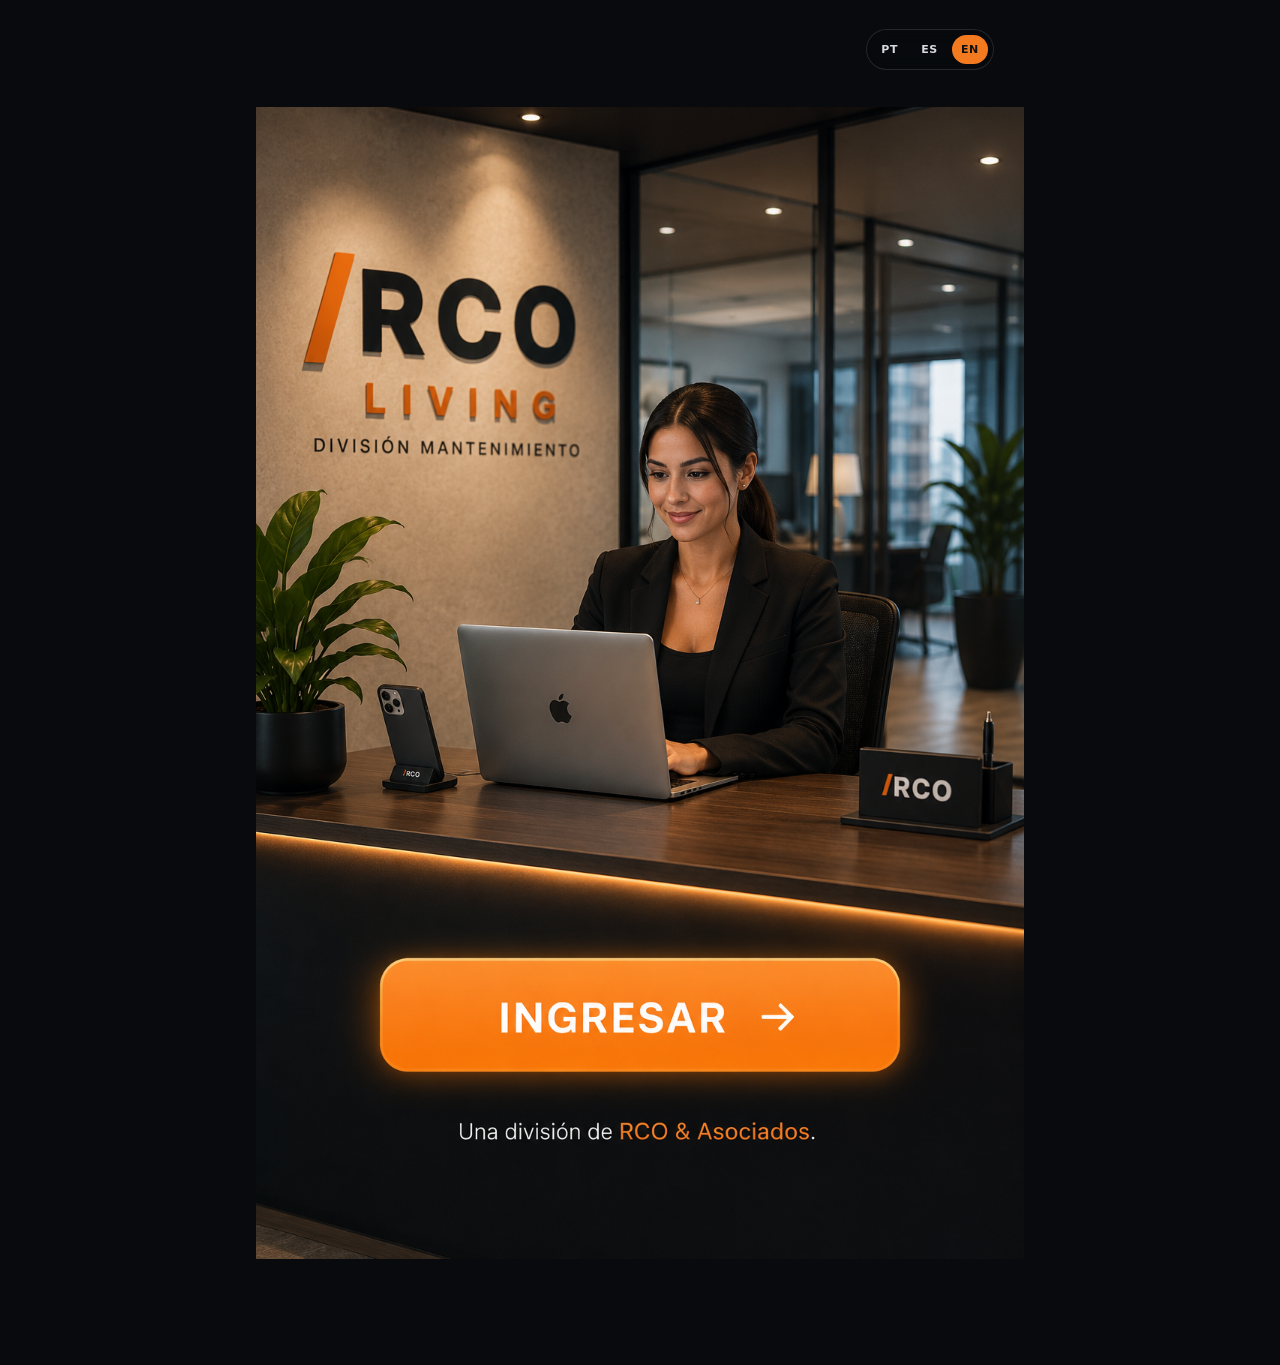
<file: index.html>
<!DOCTYPE html>
<html lang="es">
<head>
<meta name="description" content="RCO Living, división operativa de RCO & Asociados para mantenimiento, administración y cuidado integral de propiedades.">
  <meta charset="UTF-8">
  <meta name="viewport" content="width=device-width, initial-scale=1">
  <meta name="theme-color" content="#080a0d">
  <title>RCO Living</title>
  <link rel="stylesheet" href="sistema.css">
<link rel="icon" href="logo-rco-living.png">
<link rel="manifest" href="site.webmanifest">
</head>
<body class="landing-body">
  <main class="cover">
    <section class="poster" aria-label="RCO Living">
      <div class="lang-floating" aria-label="Selector de idioma">
        <button data-lang="pt">PT</button>
        <button data-lang="es">ES</button>
        <button data-lang="en">EN</button>
      </div>
      <a class="enter-hit" href="divisiones.html" data-i18n-aria="enterAria">
        <span data-i18n="enter">INGRESAR</span>
      </a>
    </section>
  </main>
  <script src="i18n.js"></script>
  <script>
    RCO_I18N.init();
    const link = document.querySelector('.enter-hit');
    const params = new URLSearchParams(location.search);
    if (params.get('propiedad')) link.href = `divisiones.html?propiedad=${encodeURIComponent(params.get('propiedad'))}`;
  </script>
<script src="app.js"></script>
</body>
</html>
</file>
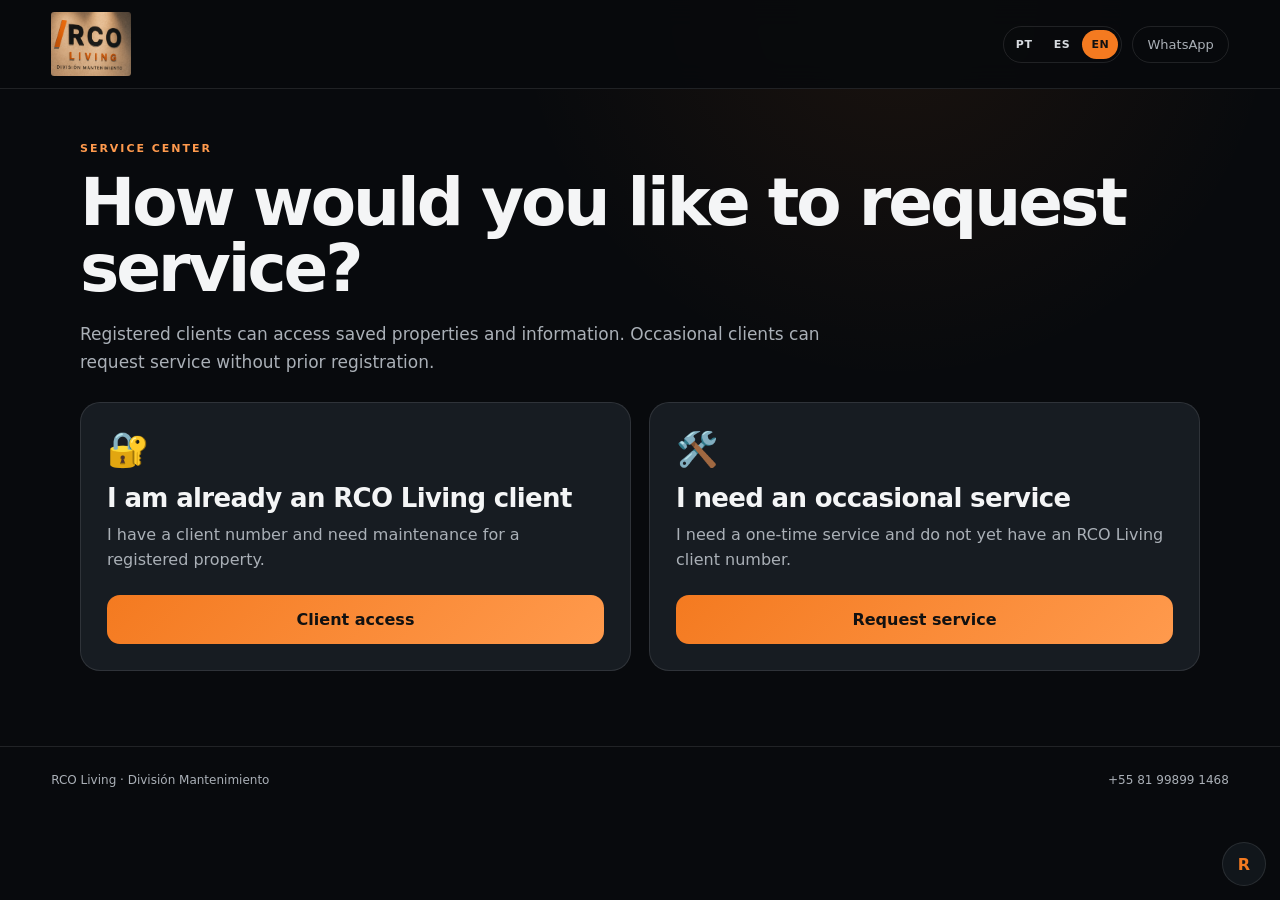
<file: acceso.html>
<!DOCTYPE html><html lang="es"><head>
<meta name="description" content="RCO Living, división operativa de RCO & Asociados para mantenimiento, administración y cuidado integral de propiedades."><meta charset="UTF-8"><meta name="viewport" content="width=device-width,initial-scale=1"><title>RCO Living</title><link rel="stylesheet" href="sistema.css"><link rel="icon" href="logo-rco-living.png">
</head><body>
<header class="topbar">
  <a href="index.html"><img class="logo" src="logo-rco-living.png" alt="RCO Living División Mantenimiento"></a>
  <div class="top-actions">
    <div class="lang-switch"><button data-lang="pt">PT</button><button data-lang="es">ES</button><button data-lang="en">EN</button></div>
    <a class="whatsapp" href="https://wa.me/5581998991468">WhatsApp</a>
  </div>
</header>
<main class="shell">
<span class="eyebrow" data-i18n="center">Centro de Atención</span>
<h1 data-i18n="accessTitle">¿Cómo desea solicitar el servicio?</h1>
<p class="lead" data-i18n="accessLead"></p>
<section class="choice-grid">
<article class="choice"><span class="icon">🔐</span><h2 data-i18n="registeredTitle"></h2><p data-i18n="registeredText"></p><a class="btn primary" id="registeredLink" href="cliente.html" data-i18n="registeredButton"></a></article>
<article class="choice"><span class="icon">🛠️</span><h2 data-i18n="occasionalTitle"></h2><p data-i18n="occasionalText"></p><a class="btn primary" href="ocasional.html" data-i18n="occasionalButton"></a></article>
</section></main><footer class="footer"><span>RCO Living · División Mantenimiento</span><span>+55 81 99899 1468</span></footer>
<a class="admin-link" href="control.html" title="Centro de Control">R</a>
<script src="i18n.js"></script><script>
RCO_I18N.init();
const q=new URLSearchParams(location.search),division=q.get('division')||'MT',divisionName=q.get('divisionName')||'Mantenimiento',property=q.get('propiedad');
const reg=document.getElementById('registeredLink'),occ=document.querySelector('a[href="ocasional.html"]');
[reg,occ].forEach(link=>{const u=new URL(link.href,location.href);u.searchParams.set('division',division);u.searchParams.set('divisionName',divisionName);if(property)u.searchParams.set('propiedad',property);link.href=u.pathname+u.search;});
</script>
<script src="app.js"></script>
</body></html>
</file>
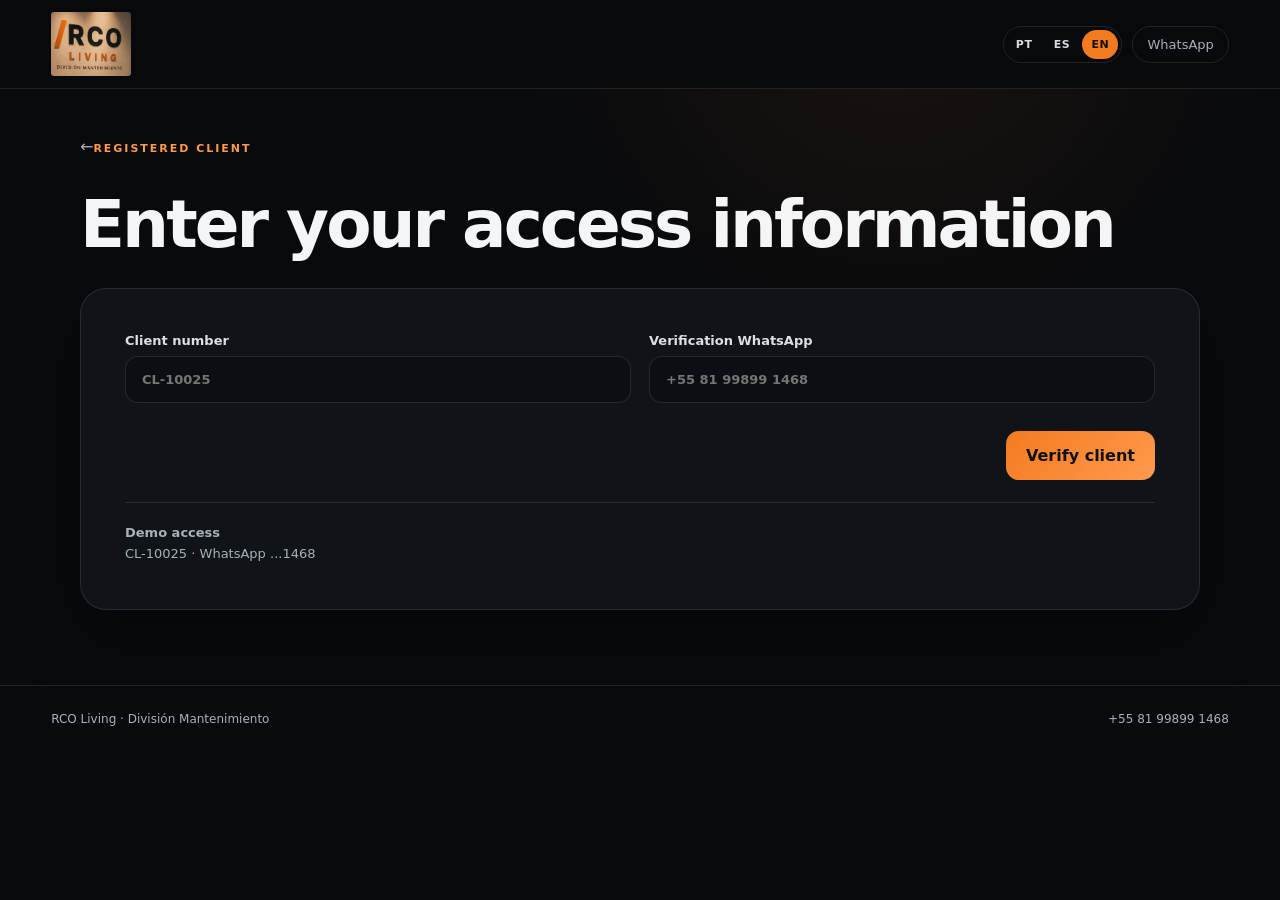
<file: cliente.html>
<!DOCTYPE html><html lang="es"><head>
<meta name="description" content="RCO Living, división operativa de RCO & Asociados para mantenimiento, administración y cuidado integral de propiedades."><meta charset="UTF-8"><meta name="viewport" content="width=device-width,initial-scale=1"><title>RCO Living</title><link rel="stylesheet" href="sistema.css"><link rel="icon" href="logo-rco-living.png">
</head><body>
<header class="topbar">
  <a href="index.html"><img class="logo" src="logo-rco-living.png" alt="RCO Living División Mantenimiento"></a>
  <div class="top-actions">
    <div class="lang-switch"><button data-lang="pt">PT</button><button data-lang="es">ES</button><button data-lang="en">EN</button></div>
    <a class="whatsapp" href="https://wa.me/5581998991468">WhatsApp</a>
  </div>
</header><main class="shell"><a class="back" href="acceso.html">←</a><span class="eyebrow" data-i18n="registered"></span><h1 data-i18n="loginTitle"></h1>
<section class="panel" id="loginPanel"><div class="form-grid">
<label><span data-i18n="clientNumber"></span><input id="clientNumber" placeholder="CL-10025"></label>
<label><span data-i18n="verifyPhone"></span><input id="clientPhone" placeholder="+55 81 99899 1468"></label></div>
<div id="loginStatus" class="status"></div><div class="form-actions"><button class="btn primary" id="verifyBtn" data-i18n="verify"></button></div>
<div class="demo-client"><strong data-i18n="demo"></strong><br>CL-10025 · WhatsApp ...1468</div></section>
<section class="panel" id="propertiesPanel" hidden><span class="eyebrow" data-i18n="welcomeBack"></span><h2 style="font-size:34px;margin:10px 0 8px">Rodrigo Orellano</h2><p class="lead" data-i18n="chooseProperty"></p>
<form action="solicitud.html"><input type="hidden" name="tipo" value="registrado"><input type="hidden" name="cliente" value="CL-10025"><input type="hidden" name="division" id="divisionField"><input type="hidden" name="divisionName" id="divisionNameField"><div class="property-grid">
<label class="select-card"><input required type="radio" name="propiedad" value="PG-0048"><strong>PG-0048 · Apartamento Vista Mar</strong><small>Porto de Galinhas · Apto. 204</small></label>
<label class="select-card"><input type="radio" name="propiedad" value="PG-0061"><strong>PG-0061 · Casa Praia</strong><small>Maracaípe · Casa 12</small></label>
<label class="select-card"><input type="radio" name="propiedad" value="RC-0017"><strong>RC-0017 · Local Comercial</strong><small>Centro · Loja 03</small></label></div><div class="form-actions"><button class="btn primary" data-i18n="continue"></button></div></form></section></main><footer class="footer"><span>RCO Living · División Mantenimiento</span><span>+55 81 99899 1468</span></footer>
<script src="i18n.js"></script><script>RCO_I18N.init();const q=new URLSearchParams(location.search),forced=q.get('propiedad');document.getElementById('divisionField').value=q.get('division')||'MT';document.getElementById('divisionNameField').value=q.get('divisionName')||'Mantenimiento';const btn=document.getElementById('verifyBtn'),s=document.getElementById('loginStatus');btn.onclick=()=>{const n=document.getElementById('clientNumber').value.trim().toUpperCase(),p=document.getElementById('clientPhone').value.replace(/\D/g,'');s.style.display='block';if(n==='CL-10025'&&p.endsWith('1468')){s.textContent='✓';document.getElementById('loginPanel').hidden=true;document.getElementById('propertiesPanel').hidden=false;if(forced){const r=document.querySelector(`input[value="${forced}"]`);if(r)r.checked=true}}else s.textContent='Datos no verificados / Dados não verificados / Data not verified';};</script><script src="app.js"></script>
</body></html>
</file>
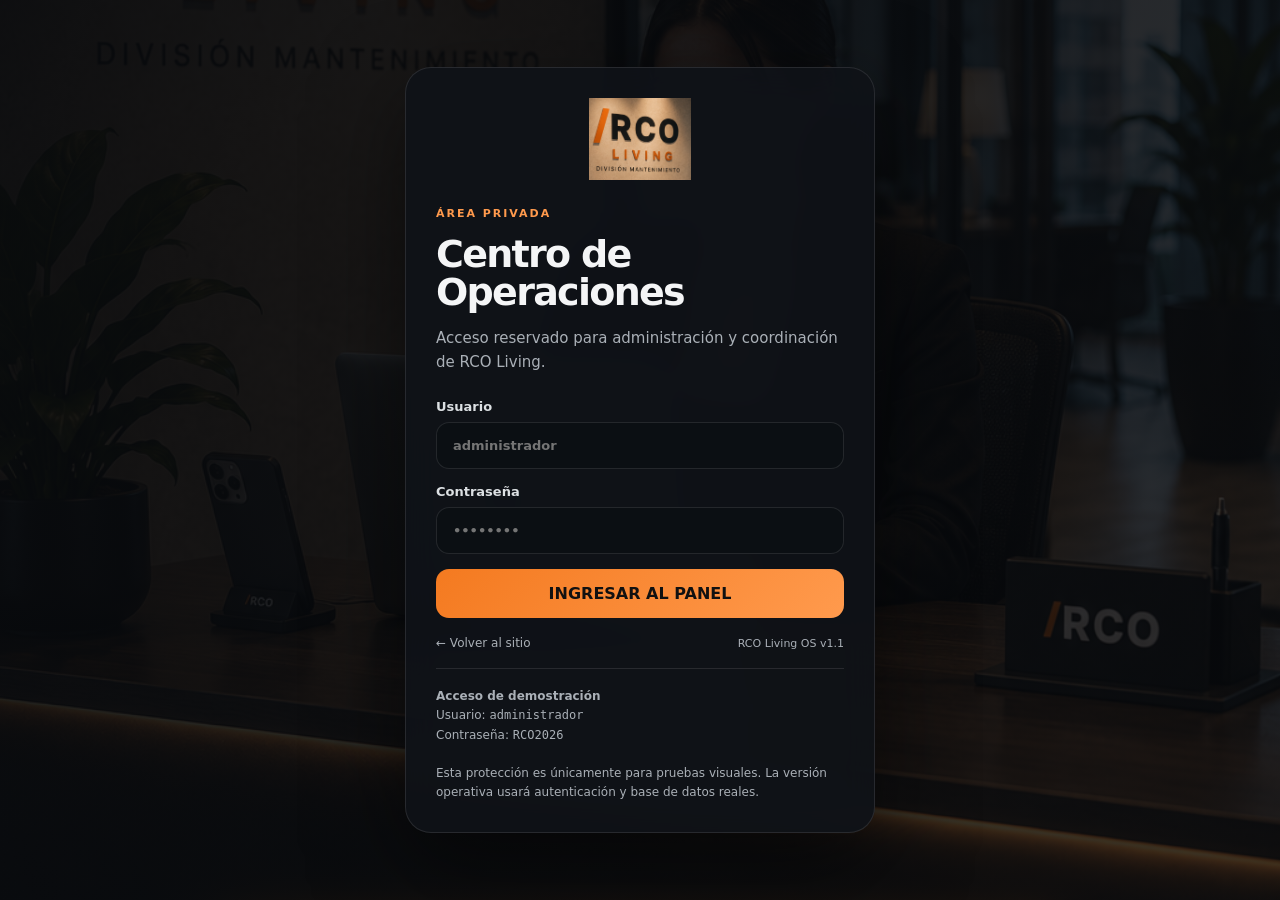
<file: control.html>
<!DOCTYPE html><html lang="es"><head>
<meta name="description" content="RCO Living, división operativa de RCO & Asociados para mantenimiento, administración y cuidado integral de propiedades."><meta charset="UTF-8"><meta name="viewport" content="width=device-width,initial-scale=1"><title>Centro de Operaciones | RCO Living OS</title><link rel="stylesheet" href="sistema.css"><script>
if(sessionStorage.getItem('rco_admin_session')!=='active'){
  location.replace('login.html');
}
</script>
<link rel="icon" href="logo-rco-living.png">
</head><body>
<header class="topbar"><a href="index.html"><img class="logo" src="logo-rco-living.png" alt="RCO Living"></a><div class="top-actions"><div class="lang-switch"><button data-lang="pt">PT</button><button data-lang="es">ES</button><button data-lang="en">EN</button></div><div class="user-menu">
  <a class="user-chip" href="media.html">Multimedia</a><a class="user-chip" href="core.html">RCO Core</a><span class="user-chip">Producción preparada</span><span class="user-chip">Rodrigo · Administrador</span>
  <button class="logout-btn" id="logoutBtn">Salir</button>
</div></div></header>
<div class="ops-layout"><aside class="ops-sidebar"><nav class="ops-nav"><button class="active" data-section="dashboard">⌂ Resumen</button><button data-section="requests">▤ Solicitudes</button><button data-section="agenda">▦ Agenda</button><button data-section="properties">⌂ Propiedades</button><button data-section="technicians">⚒ Técnicos</button><button data-section="activity">◷ Actividad</button></nav></aside>
<main class="ops-main">
<div class="session-warning">🔒 Sesión privada de demostración activa. Los datos todavía se guardan únicamente en este navegador.</div>
<section class="ops-section active" id="dashboard"><div class="ops-hello"><div><span class="eyebrow">RCO Living OS · Centro de Operaciones</span><h1>Buenos días, Rodrigo.</h1><p class="lead" id="dailySummary">Todo listo para comenzar la jornada.</p></div><div class="system-pills"><span class="system-pill online">● Sitio online</span><span class="system-pill online">● Base local activa</span><span class="system-pill">WhatsApp preparado</span><span class="system-pill" id="lastSync">Actualizado ahora</span></div></div>
<div class="ops-kpis"><div class="ops-kpi orange"><span>Solicitudes activas</span><strong id="kpiOpen">0</strong></div><div class="ops-kpi alert"><span>Urgencias</span><strong id="kpiUrgent">0</strong></div><div class="ops-kpi good"><span>Técnicos disponibles</span><strong>3</strong></div><div class="ops-kpi"><span>Propiedades</span><strong>3</strong></div><div class="ops-kpi"><span>Finalizadas</span><strong id="kpiDone">0</strong></div></div>
<div class="ops-grid"><article class="ops-card"><div class="ops-card-head"><h2>Solicitudes prioritarias</h2><button class="filter-btn" data-open-section="requests">Ver todas</button></div><div class="request-list" id="priorityList"></div></article><div><article class="ops-card"><div class="ops-card-head"><h2>Actividad reciente</h2></div><div class="activity" id="recentActivity"></div></article><article class="ops-card ia-card" style="margin-top:18px"><span class="eyebrow">Centro IA</span><h2 style="margin-top:8px">Coordinador operativo</h2><p class="lead" style="font-size:14px">Preparado para resumir urgencias, recomendar técnicos y organizar la jornada.</p><button class="btn secondary" disabled>Próximamente</button></article></div></div>
<div class="ops-grid"><article class="ops-card"><div class="ops-card-head"><h2>Agenda inmediata</h2></div><div class="agenda-board" id="miniAgenda"></div></article><article class="ops-card"><div class="ops-card-head"><h2>Salud de la operación</h2></div><div class="health-grid"><div class="health-item"><strong>1 h 42 m</strong><span>Respuesta promedio</span></div><div class="health-item"><strong>18 h</strong><span>Resolución promedio</span></div><div class="health-item"><strong>98%</strong><span>Satisfacción</span></div><div class="health-item"><strong>3%</strong><span>Reincidencias</span></div></div></article></div></section>
<section class="ops-section" id="requests"><div class="ops-card-head"><div><span class="eyebrow">Gestión</span><h1>Solicitudes</h1></div><div class="filters"><button class="filter-btn active" data-filter="Todas">Todas</button><button class="filter-btn" data-filter="Urgente">Urgentes</button><button class="filter-btn" data-filter="Recibida">Recibidas</button><button class="filter-btn" data-filter="En ejecución">En ejecución</button><button class="filter-btn" data-filter="Finalizada">Finalizadas</button></div></div><article class="ops-card"><div class="request-list" id="allRequests"></div></article></section>
<section class="ops-section" id="agenda"><span class="eyebrow">Planificación</span><h1>Agenda operativa</h1><article class="ops-card"><div class="agenda-board" id="fullAgenda"></div></article></section>
<section class="ops-section" id="properties"><span class="eyebrow">Expedientes</span><h1>Propiedades</h1><div class="asset-grid"><article class="asset-card"><strong>PG-0048 · Apartamento Vista Mar</strong><small>CL-10025 · Porto de Galinhas · QR activo</small><div class="timeline"><div class="timeline-item">Plomería · 12/11/2025<br><small>Finalizada por João</small></div><div class="timeline-item">Pintura · 06/03/2026<br><small>Finalizada por Marcos</small></div></div></article><article class="asset-card"><strong>PG-0061 · Casa Praia</strong><small>CL-10025 · Maracaípe · QR activo</small><div class="timeline"><div class="timeline-item">Electricidad · 18/05/2026<br><small>Finalizada por Carlos</small></div></div></article><article class="asset-card"><strong>RC-0017 · Local Comercial</strong><small>CL-10025 · Centro · QR activo</small><div class="timeline"><div class="timeline-item">Sin solicitudes abiertas</div></div></article></div></section>
<section class="ops-section" id="technicians"><span class="eyebrow">Equipo</span><h1>Técnicos y recursos</h1><div class="asset-grid"><article class="asset-card"><strong>TEC-0015 · Carlos</strong><small>Electricidad · Disponible · ★ 4,9</small></article><article class="asset-card"><strong>TEC-0021 · João</strong><small>Hidráulica · En servicio · ★ 4,8</small></article><article class="asset-card"><strong>TEC-0028 · Marcos</strong><small>Pintura y reparaciones · Disponible · ★ 4,9</small></article><article class="asset-card"><strong>TEC-0034 · Ana</strong><small>Limpieza e inspecciones · Disponible · ★ 5,0</small></article><article class="asset-card"><strong>VH-0008</strong><small>Vehículo operativo · Disponible</small></article><article class="asset-card"><strong>EQ-0021</strong><small>Kit de detección de pérdidas · En uso</small></article></div></section>
<section class="ops-section" id="activity"><span class="eyebrow">Bitácora</span><h1>Actividad del sistema</h1><article class="ops-card"><div class="activity" id="fullActivity"></div></article></section>
</main></div>
<div class="drawer" id="requestDrawer" hidden><div class="drawer-panel"><div class="drawer-head"><div><span class="eyebrow">Orden de servicio</span><h2 id="drawerId"></h2></div><button class="drawer-close" id="drawerClose">Cerrar</button></div><div class="drawer-details" id="drawerDetails"></div><div class="drawer-selects"><label>Estado<select id="drawerStatus"><option>Recibida</option><option>Confirmada</option><option>Técnico asignado</option><option>En camino</option><option>En ejecución</option><option>Finalizada</option></select></label><label>Técnico asignado<select id="drawerTech"><option value="">Sin asignar</option><option>Carlos · TEC-0015</option><option>João · TEC-0021</option><option>Marcos · TEC-0028</option><option>Ana · TEC-0034</option></select></label></div><button class="btn primary save-change" id="saveRequest">Guardar cambios</button></div></div>
<script src="i18n.js"></script><script src="control.js"></script>
<script>
document.getElementById('logoutBtn').addEventListener('click',()=>{
  sessionStorage.removeItem('rco_admin_session');
  sessionStorage.removeItem('rco_admin_name');
  sessionStorage.removeItem('rco_admin_login');
  location.replace('login.html');
});
</script><script src="app.js"></script>
</body></html>
</file>
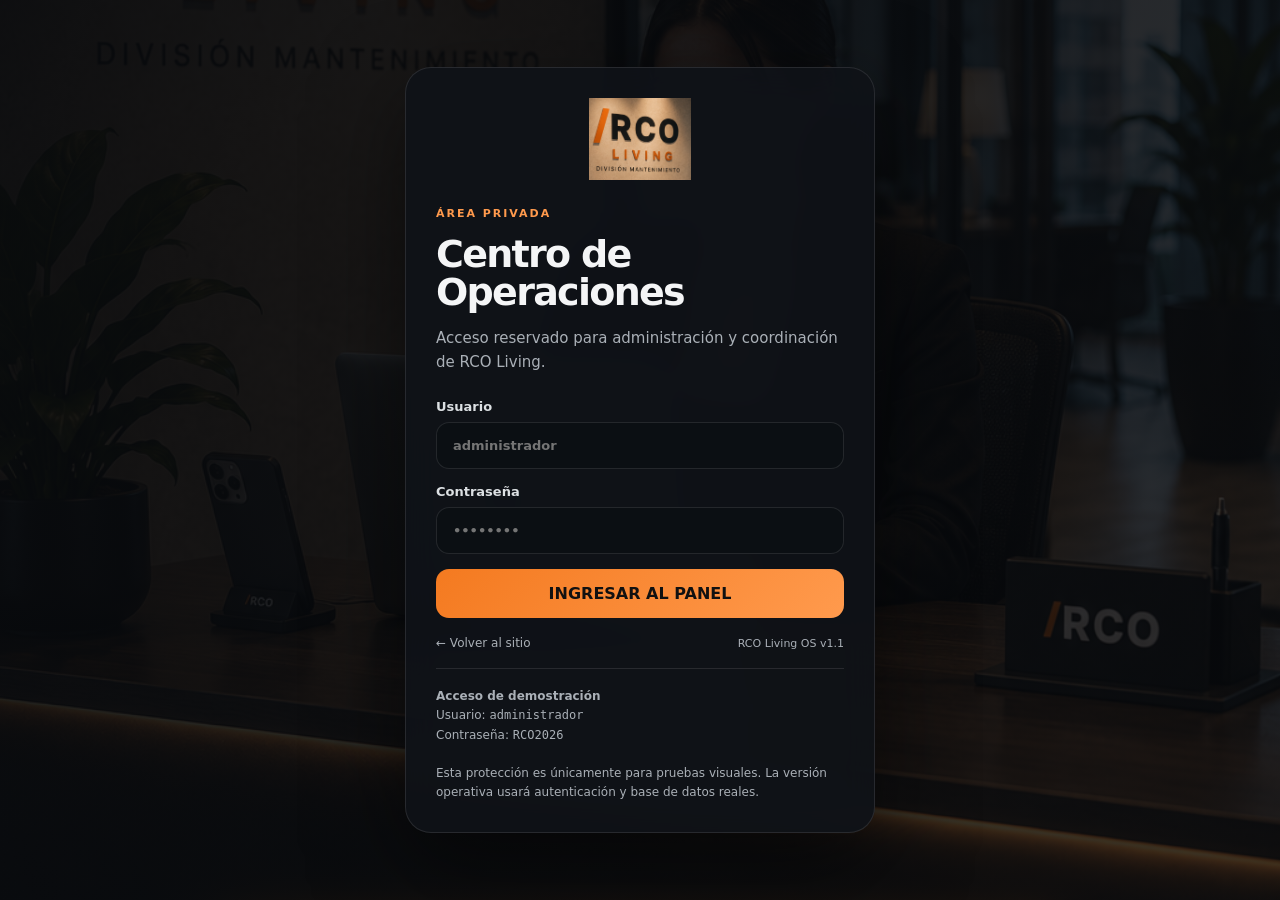
<file: core.html>
<!DOCTYPE html><html lang="es"><head>
<meta name="description" content="RCO Living, división operativa de RCO & Asociados para mantenimiento, administración y cuidado integral de propiedades."><meta charset="UTF-8"><meta name="viewport" content="width=device-width,initial-scale=1"><title>RCO Core | RCO Living OS</title><link rel="stylesheet" href="sistema.css"><script>if(sessionStorage.getItem('rco_admin_session')!=='active')location.replace('login.html');</script><link rel="icon" href="logo-rco-living.png">
</head><body>
<header class="topbar"><a href="control.html"><img class="logo" src="logo-rco-living.png" alt="RCO Living"></a><div class="top-actions"><a class="user-chip" href="control.html">Centro de Operaciones</a><span class="user-chip">Rodrigo · Administrador</span></div></header>
<main class="core-wrap"><div class="core-head"><div><span class="eyebrow">RCO Core 1.1</span><h1>El corazón de RCO Living</h1><p class="lead">Clientes, propiedades y recursos conectados.</p></div><div class="core-actions"><a class="btn primary" href="media.html">Biblioteca multimedia</a><button class="btn secondary" id="newClientBtn">+ Cliente</button><button class="btn secondary" id="newPropertyBtn">+ Propiedad</button></div></div>
<div class="core-kpis"><div class="core-kpi"><small>Clientes</small><strong id="clientsKpi">0</strong></div><div class="core-kpi"><small>Propiedades</small><strong id="propertiesKpi">0</strong></div><div class="core-kpi"><small>Técnicos disponibles</small><strong>3</strong></div><div class="core-kpi"><small>QR activos</small><strong id="qrKpi">0</strong></div></div>
<nav class="core-tabs"><button class="active" data-tab="clients">Clientes</button><button data-tab="properties">Propiedades</button><button data-tab="resources">Recursos</button></nav>
<section class="core-section active" id="clients"><article class="core-panel"><div class="core-toolbar"><h2>CRM de Clientes</h2><div class="core-search"><input id="clientSearch" placeholder="Buscar nombre o código"></div></div><div class="crm-grid" id="clientGrid"></div></article></section>
<section class="core-section" id="properties"><article class="core-panel"><div class="core-toolbar"><h2>Expedientes digitales</h2><span class="badge">QR por propiedad</span></div><div class="property-list" id="propertyList"></div></article></section>
<section class="core-section" id="resources"><article class="core-panel"><div class="core-toolbar"><h2>Técnicos, vehículos y equipos</h2></div><div class="resource-grid" id="resourceGrid"></div></article></section></main>
<div class="core-modal" id="clientDetailModal" hidden><div class="core-modal-card"><div class="modal-head"><div><span class="eyebrow">Ficha integral</span><h2 id="detailTitle"></h2></div><button class="modal-close" data-close="clientDetailModal">Cerrar</button></div><div id="detailContent"></div></div></div>
<div class="core-modal" id="newClientModal" hidden><div class="core-modal-card" style="width:min(650px,100%)"><div class="modal-head"><h2>Nuevo cliente</h2><button class="modal-close" data-close="newClientModal">Cerrar</button></div><form id="newClientForm" class="form-grid-core" style="margin-top:17px"><label>Nombre<input name="name" required></label><label>WhatsApp<input name="phone" required></label><label>Email<input name="email" type="email"></label><label>Idioma<select name="language"><option>Español</option><option>Português</option><option>English</option></select></label><label class="wide">Observaciones<textarea name="notes"></textarea></label><button class="btn primary wide">Guardar cliente</button></form></div></div>
<div class="core-modal" id="newPropertyModal" hidden><div class="core-modal-card" style="width:min(650px,100%)"><div class="modal-head"><h2>Nueva propiedad</h2><button class="modal-close" data-close="newPropertyModal">Cerrar</button></div><form id="newPropertyForm" class="form-grid-core" style="margin-top:17px"><label>Nombre<input name="name" required></label><label>Cliente<select name="clientId" id="propertyClientSelect"></select></label><label class="wide">Dirección<input name="address" required></label><label>Unidad<input name="unit"></label><label>Ciudad<input name="city" value="Porto de Galinhas"></label><label class="wide">Observaciones<textarea name="notes"></textarea></label><button class="btn primary wide">Guardar propiedad</button></form></div></div>
<script src="core.js"></script><script src="app.js"></script>
</body></html>
</file>
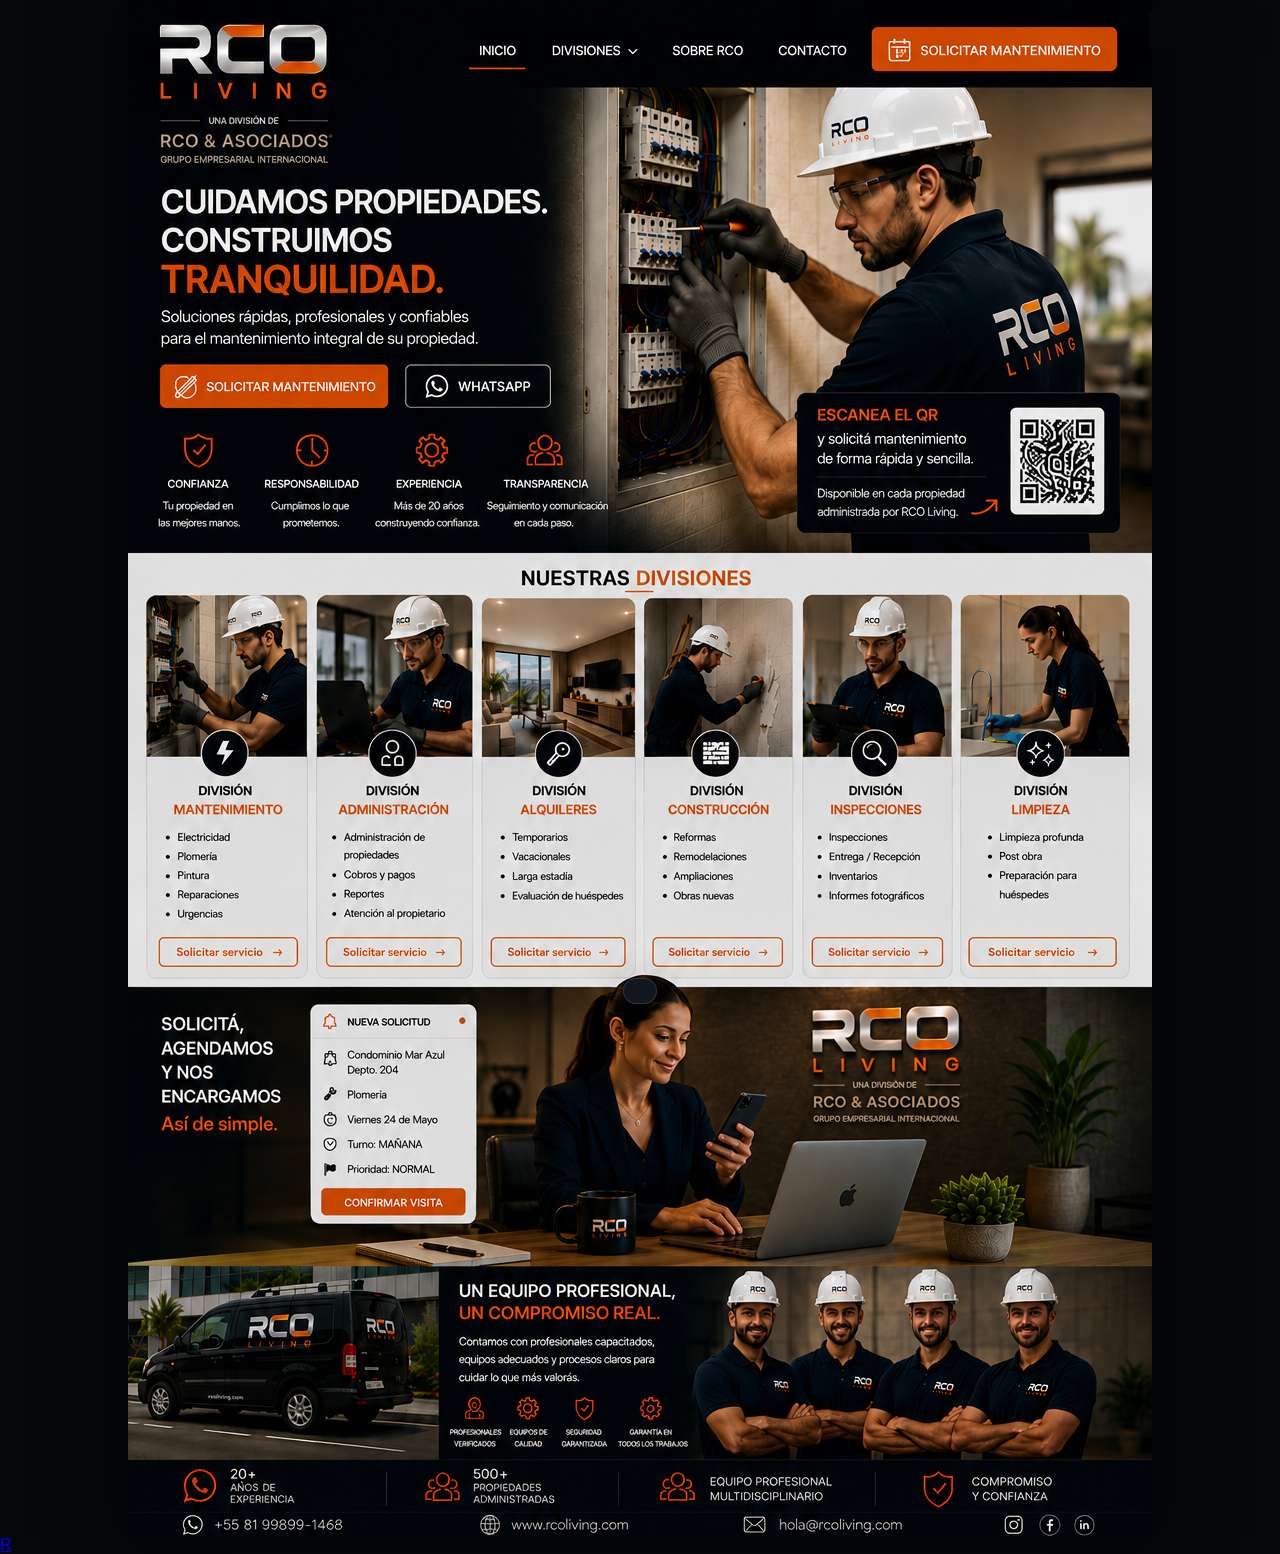
<file: divisiones.html>
<!DOCTYPE html>
<html lang="es">
<head>
<meta name="description" content="RCO Living, división operativa de RCO & Asociados para mantenimiento, administración y cuidado integral de propiedades.">
<meta charset="UTF-8">
<meta name="viewport" content="width=device-width,initial-scale=1,viewport-fit=cover">
<meta name="theme-color" content="#05070a">
<title>RCO Living | Divisiones</title>
<style>
*{box-sizing:border-box}html,body{margin:0;background:#05070a;min-height:100%;font-family:Arial,sans-serif}
.page{width:min(100%,1024px);margin:0 auto;position:relative;line-height:0;background:#05070a}
.page>img{display:block;width:100%;height:auto;user-select:none;-webkit-user-drag:none}
.hotspot{position:absolute;display:block;border-radius:10px;z-index:5;line-height:normal;text-indent:-9999px;overflow:hidden;outline:none}
.hotspot:focus-visible{box-shadow:0 0 0 4px #fff,0 0 0 8px #f47a20}
.hotspot:active{background:rgba(244,122,32,.14)}
/* Six approved buttons: coordinates relative to the 1024×1536 design */
.mt{left:2.8%;top:60.85%;width:14.0%;height:2.45%}
.ad{left:19.3%;top:60.85%;width:13.8%;height:2.45%}
.al{left:35.8%;top:60.85%;width:13.6%;height:2.45%}
.co{left:51.3%;top:60.85%;width:13.5%;height:2.45%}
.in{left:67.0%;top:60.85%;width:13.2%;height:2.45%}
.lp{left:82.6%;top:60.85%;width:14.0%;height:2.45%}
/* Additional visible calls to action */
.hero-maint{left:3.0%;top:23.65%;width:22.5%;height:2.95%}
.hero-wa{left:27.1%;top:23.65%;width:14.4%;height:2.95%}
.top-maint{left:73.0%;top:1.7%;width:23.7%;height:3.0%}
.lang{position:fixed;right:12px;top:max(12px,env(safe-area-inset-top));z-index:20;background:rgba(6,8,11,.82);border:1px solid rgba(255,255,255,.16);border-radius:999px;padding:4px;display:flex;gap:2px;backdrop-filter:blur(10px)}
.lang button{border:0;background:transparent;color:#fff;font-weight:800;font-size:11px;padding:8px 10px;border-radius:999px}.lang button.active{background:#f47a20;color:#111}
.notice{position:fixed;left:50%;bottom:16px;transform:translateX(-50%) translateY(120px);z-index:30;background:#111820;color:#fff;border:1px solid rgba(255,255,255,.13);border-radius:14px;padding:12px 16px;font-size:13px;line-height:1.35;box-shadow:0 16px 45px rgba(0,0,0,.45);transition:.25s;max-width:88vw;text-align:center}.notice.show{transform:translateX(-50%) translateY(0)}
@media(min-width:1030px){.page{box-shadow:0 0 70px rgba(0,0,0,.65)}}
</style>
<link rel="icon" href="logo-rco-living.png">
</head>
<body>
<div class="lang"><button data-lang="pt">PT</button><button data-lang="es">ES</button><button data-lang="en">EN</button></div>
<main class="page" aria-label="Centro de Divisiones RCO Living">
<img src="centro-divisiones-oficial.png" alt="RCO Living, divisiones y servicios">
<a class="hotspot top-maint" data-code="MT" data-name="Mantenimiento" aria-label="Solicitar mantenimiento">Solicitar mantenimiento</a>
<a class="hotspot hero-maint" data-code="MT" data-name="Mantenimiento" aria-label="Solicitar mantenimiento">Solicitar mantenimiento</a>
<a class="hotspot hero-wa" href="https://wa.me/5581998991468" aria-label="Contactar por WhatsApp">WhatsApp</a>
<a class="hotspot mt" data-code="MT" data-name="Mantenimiento" aria-label="Solicitar servicio de mantenimiento">Mantenimiento</a>
<a class="hotspot ad" data-code="AD" data-name="Administración" aria-label="Solicitar servicio de administración">Administración</a>
<a class="hotspot al" data-code="AL" data-name="Alquileres" aria-label="Solicitar servicio de alquileres">Alquileres</a>
<a class="hotspot co" data-code="CO" data-name="Construcción" aria-label="Solicitar servicio de construcción">Construcción</a>
<a class="hotspot in" data-code="IN" data-name="Inspecciones" aria-label="Solicitar servicio de inspecciones">Inspecciones</a>
<a class="hotspot lp" data-code="LP" data-name="Limpieza" aria-label="Solicitar servicio de limpieza">Limpieza</a>
</main>
<div class="notice" id="notice"></div>
<script>
const params=new URLSearchParams(location.search), property=params.get('propiedad');
const names={
 es:{MT:'Mantenimiento',AD:'Administración',AL:'Alquileres',CO:'Construcción',IN:'Inspecciones',LP:'Limpieza'},
 pt:{MT:'Manutenção',AD:'Administração',AL:'Aluguéis',CO:'Construção',IN:'Inspeções',LP:'Limpeza'},
 en:{MT:'Maintenance',AD:'Administration',AL:'Rentals',CO:'Construction',IN:'Inspections',LP:'Cleaning'}
};
function browserLang(){const l=(navigator.language||'pt').toLowerCase();return l.startsWith('pt')?'pt':l.startsWith('es')?'es':'en'}
let lang=localStorage.getItem('rco_lang')||browserLang();
function applyLang(l){lang=l;localStorage.setItem('rco_lang',l);document.documentElement.lang=l;document.querySelectorAll('[data-lang]').forEach(b=>b.classList.toggle('active',b.dataset.lang===l));}
document.querySelectorAll('[data-lang]').forEach(b=>b.onclick=()=>applyLang(b.dataset.lang));applyLang(lang);
document.querySelectorAll('[data-code]').forEach(a=>{
 a.href='#';
 a.addEventListener('click',e=>{e.preventDefault();const code=a.dataset.code;const u=new URL('acceso.html',location.href);u.searchParams.set('division',code);u.searchParams.set('divisionName',names[lang][code]);if(property)u.searchParams.set('propiedad',property);location.href=u.pathname+u.search;});
});
</script>
<a class="panel-access" href="login.html" aria-label="Centro de Operaciones RCO">R</a><script src="app.js"></script>
</body></html>
</file>
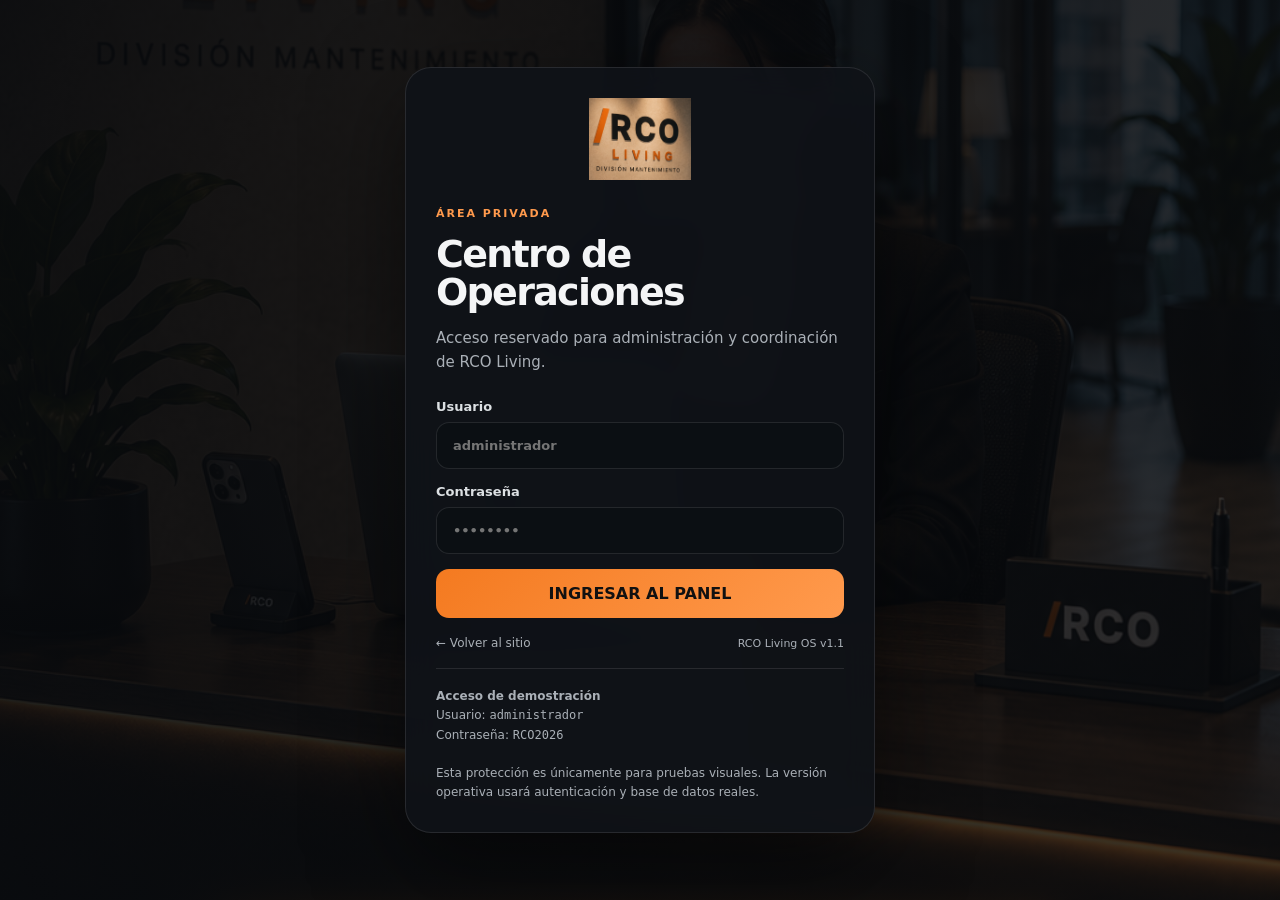
<file: login.html>
<!DOCTYPE html>
<html lang="es">
<head>
<meta name="description" content="RCO Living, división operativa de RCO & Asociados para mantenimiento, administración y cuidado integral de propiedades.">
<meta charset="UTF-8">
<meta name="viewport" content="width=device-width,initial-scale=1">
<meta name="theme-color" content="#080a0d">
<title>Acceso privado | RCO Living OS</title>
<link rel="stylesheet" href="sistema.css">
<link rel="icon" href="logo-rco-living.png">
</head>
<body class="login-body">
<main class="login-shell">
  <div class="login-brand"><img src="logo-rco-living.png" alt="RCO Living"></div>
  <span class="eyebrow">Área privada</span>
  <h1>Centro de Operaciones</h1>
  <p class="lead">Acceso reservado para administración y coordinación de RCO Living.</p>

  <form class="login-form" id="loginForm">
    <label>Usuario
      <input id="username" autocomplete="username" placeholder="administrador" required>
    </label>
    <label>Contraseña
      <input id="password" type="password" autocomplete="current-password" placeholder="••••••••" required>
    </label>
    <div class="login-error" id="loginError">Usuario o contraseña incorrectos.</div>
    <button class="btn primary" type="submit">INGRESAR AL PANEL</button>
  </form>

  <div class="login-actions">
    <a href="divisiones.html">← Volver al sitio</a>
    <span style="color:var(--muted);font-size:11px">RCO Living OS v1.1</span>
  </div>

  <div class="login-info">
    <strong>Acceso de demostración</strong><br>
    Usuario: <code>administrador</code><br>
    Contraseña: <code>RCO2026</code><br><br>
    Esta protección es únicamente para pruebas visuales. La versión operativa usará autenticación y base de datos reales.
  </div>
</main>
<script>
if(sessionStorage.getItem('rco_admin_session')==='active'){
  location.replace('control.html');
}
document.getElementById('loginForm').addEventListener('submit',event=>{
  event.preventDefault();
  const user=document.getElementById('username').value.trim().toLowerCase();
  const password=document.getElementById('password').value;
  if(user==='administrador' && password==='RCO2026'){
    sessionStorage.setItem('rco_admin_session','active');
    sessionStorage.setItem('rco_admin_name','Rodrigo');
    sessionStorage.setItem('rco_admin_login',new Date().toISOString());
    location.replace('control.html');
  }else{
    document.getElementById('loginError').style.display='block';
  }
});
</script>
<script src="app.js"></script>
</body>
</html>
</file>
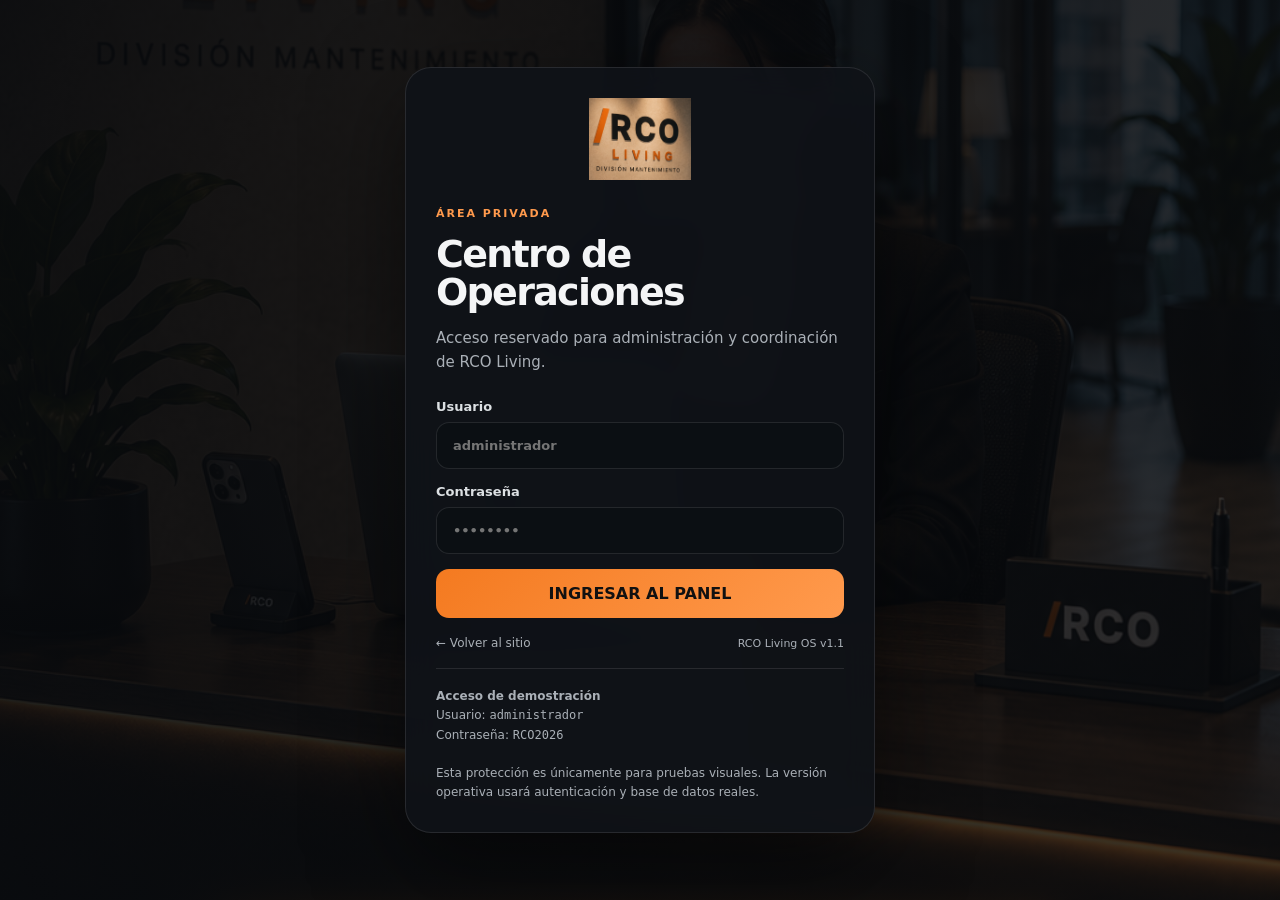
<file: media.html>
<!DOCTYPE html><html lang="es"><head>
<meta name="description" content="RCO Living, división operativa de RCO & Asociados para mantenimiento, administración y cuidado integral de propiedades."><meta charset="UTF-8"><meta name="viewport" content="width=device-width,initial-scale=1"><title>Biblioteca Multimedia | RCO Living OS</title><link rel="stylesheet" href="sistema.css"><script>if(sessionStorage.getItem('rco_admin_session')!=='active')location.replace('login.html');</script><link rel="icon" href="logo-rco-living.png">
</head><body>
<header class="topbar"><a href="control.html"><img class="logo" src="logo-rco-living.png" alt="RCO Living"></a><div class="top-actions"><a class="user-chip" href="core.html">RCO Core</a><a class="user-chip" href="control.html">Operaciones</a><span class="user-chip">Rodrigo · Administrador</span></div></header>
<main class="media-wrap"><section class="media-hero"><div><span class="eyebrow">RCO Living OS · Operativa Mejorada</span><h1>Biblioteca multimedia</h1><p class="lead">Organizá fotografías y videos reales de condominios, propiedades, obras y destinos.</p></div></section>
<div class="media-kpis"><div class="media-kpi"><small>Archivos</small><strong id="mediaCount">0</strong></div><div class="media-kpi"><small>Condominios</small><strong id="propertyCount">0</strong></div><div class="media-kpi"><small>Fotos</small><strong id="photoCount">0</strong></div><div class="media-kpi"><small>Videos</small><strong id="videoCount">0</strong></div></div>
<section class="destination-grid"><article class="destination-card"><div class="destination-cover">🇧🇷</div><div class="content"><h3>Brasil</h3><p>Nordeste, Pernambuco y Porto de Galinhas.</p></div></article><article class="destination-card"><div class="destination-cover">🇪🇸</div><div class="content"><h3>España</h3><p>Alianzas y oportunidades para Latinoamérica.</p></div></article><article class="destination-card"><div class="destination-cover">🇺🇸</div><div class="content"><h3>Estados Unidos</h3><p>Conexiones, propiedades y oportunidades.</p></div></article><article class="destination-card"><div class="destination-cover">🏔️</div><div class="content"><h3>Patagonia</h3><p>Bariloche, Villa La Angostura y región.</p></div></article></section>
<nav class="destination-tabs"><button class="active" data-filter="Todos">Todos</button><button data-filter="Brasil">Brasil</button><button data-filter="España">España</button><button data-filter="Estados Unidos">Estados Unidos</button><button data-filter="Patagonia">Patagonia</button><button data-filter="Obras">Obras</button><button data-filter="Antes y después">Antes y después</button></nav>
<article class="media-panel"><label class="upload-zone" id="uploadZone"><input id="quickFiles" type="file" accept="image/*,video/*" multiple><strong>📷 Tocá aquí para elegir fotos o videos</strong><p>Podés cargarlos directamente desde el iPhone.</p></label><div class="storage-note">Esta versión piloto guarda miniaturas y datos solamente en este navegador. Los originales se alojarán en el servidor cuando conectemos el VPS.</div><div class="media-toolbar"><h2>Material organizado</h2><input id="mediaSearch" placeholder="Buscar condominio o título"></div><div class="media-grid" id="mediaGrid"></div></article></main>
<script src="media.js"></script><script src="app.js"></script>
</body></html>
</file>
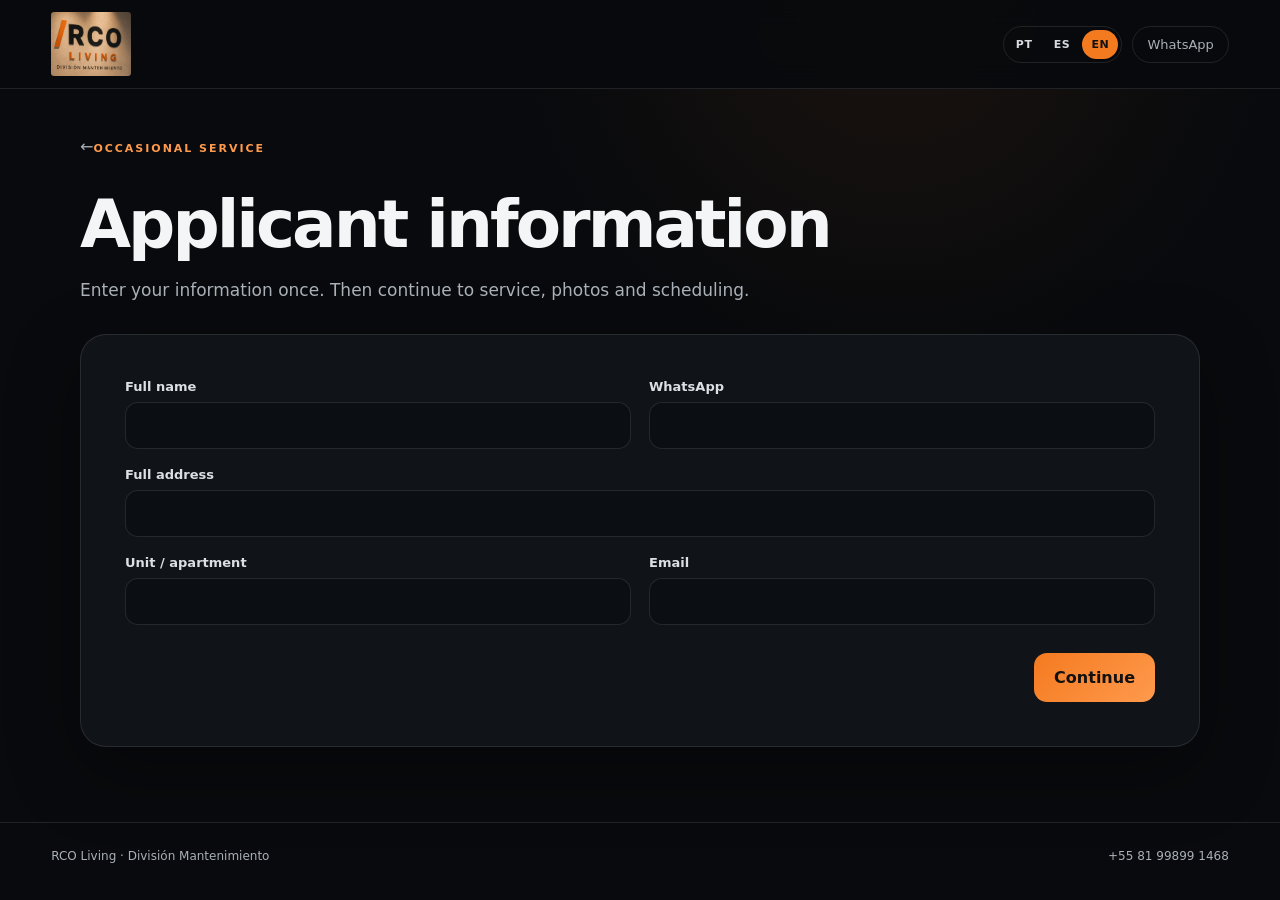
<file: ocasional.html>
<!DOCTYPE html><html lang="es"><head>
<meta name="description" content="RCO Living, división operativa de RCO & Asociados para mantenimiento, administración y cuidado integral de propiedades."><meta charset="UTF-8"><meta name="viewport" content="width=device-width,initial-scale=1"><title>RCO Living</title><link rel="stylesheet" href="sistema.css"><link rel="icon" href="logo-rco-living.png">
</head><body>
<header class="topbar">
  <a href="index.html"><img class="logo" src="logo-rco-living.png" alt="RCO Living División Mantenimiento"></a>
  <div class="top-actions">
    <div class="lang-switch"><button data-lang="pt">PT</button><button data-lang="es">ES</button><button data-lang="en">EN</button></div>
    <a class="whatsapp" href="https://wa.me/5581998991468">WhatsApp</a>
  </div>
</header><main class="shell"><a class="back" href="acceso.html">←</a><span class="eyebrow" data-i18n="occasional"></span><h1 data-i18n="applicantData"></h1><p class="lead" data-i18n="applicantLead"></p>
<section class="panel"><form action="solicitud.html"><input type="hidden" name="tipo" value="ocasional"><input type="hidden" name="division" id="divisionField"><input type="hidden" name="divisionName" id="divisionNameField"><input type="hidden" name="propiedad" id="propertyField"><div class="form-grid">
<label><span data-i18n="fullName"></span><input required name="nombre"></label><label><span data-i18n="phone"></span><input required name="telefono"></label>
<label class="wide"><span data-i18n="address"></span><input required name="direccion"></label><label><span data-i18n="unit"></span><input name="unidad"></label><label><span data-i18n="email"></span><input type="email" name="email"></label>
</div><div class="form-actions"><button class="btn primary" data-i18n="continue"></button></div></form></section></main><footer class="footer"><span>RCO Living · División Mantenimiento</span><span>+55 81 99899 1468</span></footer><script src="i18n.js"></script><script>RCO_I18N.init();const q=new URLSearchParams(location.search);document.getElementById("divisionField").value=q.get("division")||"MT";document.getElementById("divisionNameField").value=q.get("divisionName")||"Mantenimiento";document.getElementById("propertyField").value=q.get("propiedad")||"";</script><script src="app.js"></script>
</body></html>
</file>
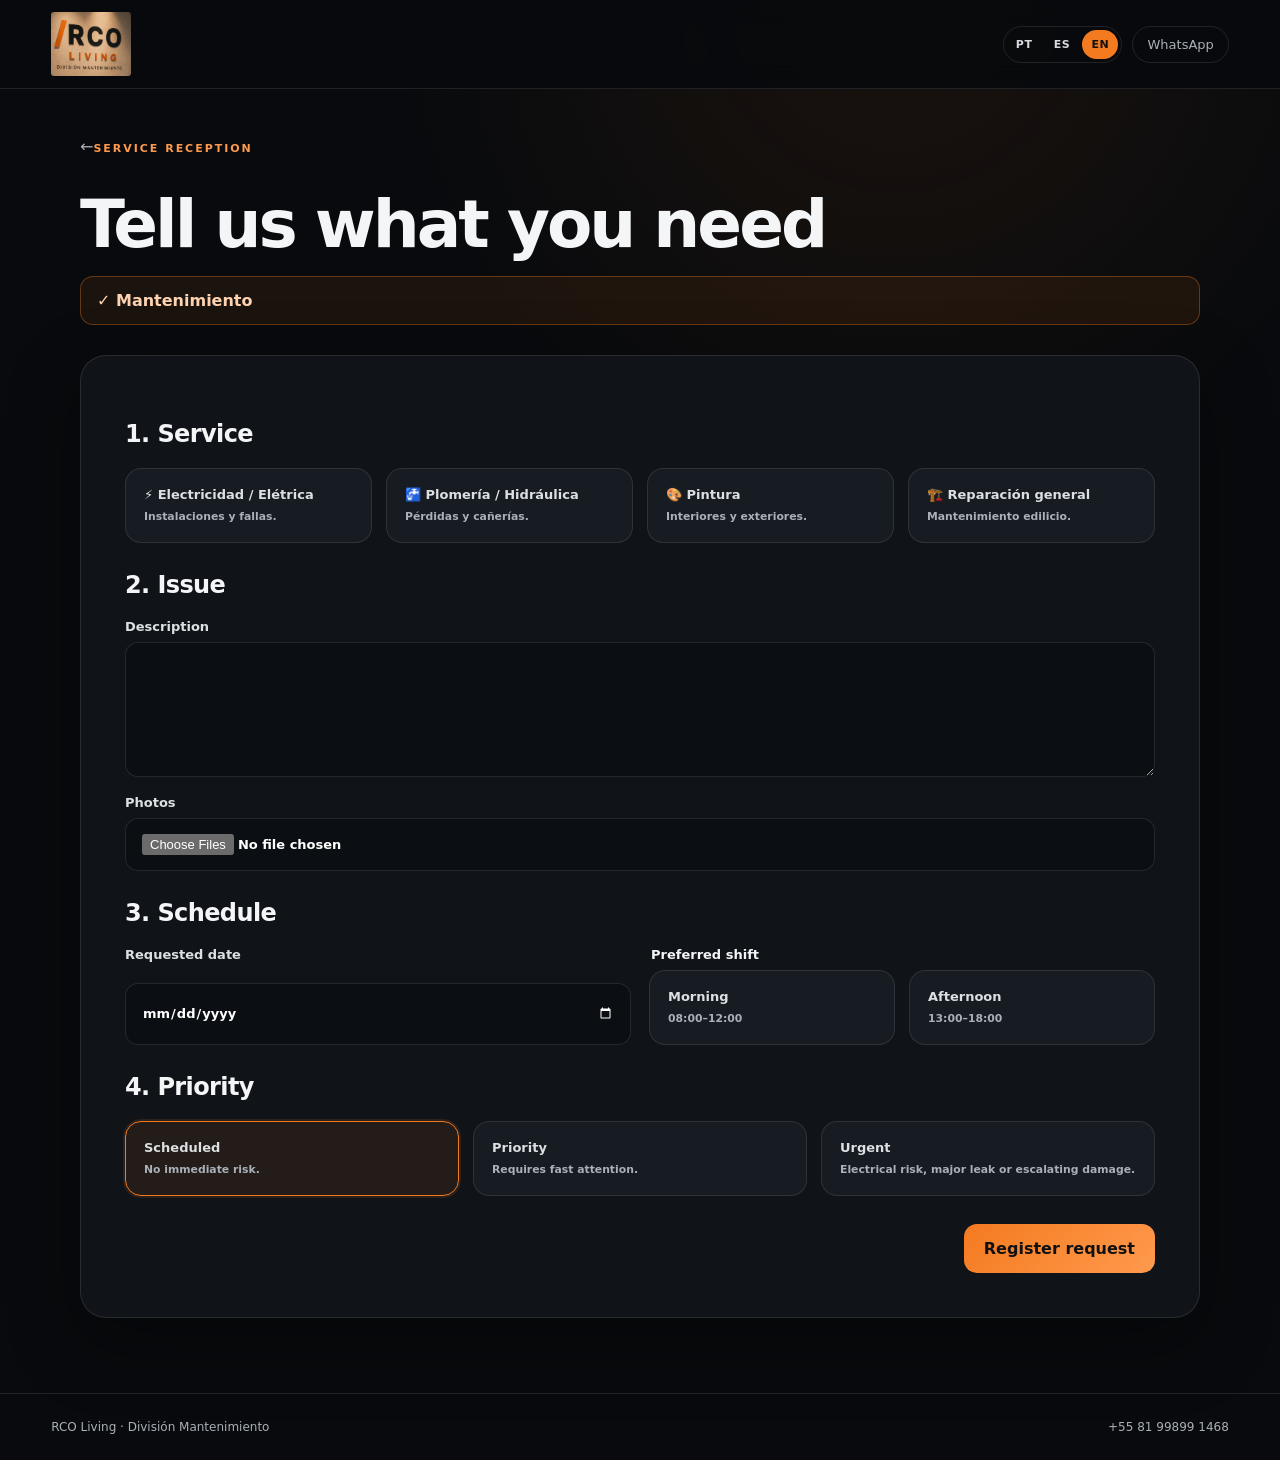
<file: solicitud.html>
<!DOCTYPE html><html lang="es"><head>
<meta name="description" content="RCO Living, división operativa de RCO & Asociados para mantenimiento, administración y cuidado integral de propiedades."><meta charset="UTF-8"><meta name="viewport" content="width=device-width,initial-scale=1"><title>RCO Living</title><link rel="stylesheet" href="sistema.css"><link rel="icon" href="logo-rco-living.png">
</head><body>
<header class="topbar">
  <a href="index.html"><img class="logo" src="logo-rco-living.png" alt="RCO Living División Mantenimiento"></a>
  <div class="top-actions">
    <div class="lang-switch"><button data-lang="pt">PT</button><button data-lang="es">ES</button><button data-lang="en">EN</button></div>
    <a class="whatsapp" href="https://wa.me/5581998991468">WhatsApp</a>
  </div>
</header><main class="shell"><a class="back" href="acceso.html">←</a><span class="eyebrow" data-i18n="reception"></span><h1 data-i18n="tellUs"></h1><div id="divisionSelected" style="margin:0 0 20px;padding:14px 16px;border-radius:13px;border:1px solid rgba(244,122,32,.35);background:rgba(244,122,32,.08);color:#ffd2b1;font-weight:800"></div><p class="lead" id="contextLine"></p>
<section class="panel" id="requestPanel"><form id="requestForm">
<h2>1. <span data-i18n="service"></span></h2><div class="service-grid">
<label class="select-card"><input required type="radio" name="servicio" value="Electricidad"><strong>⚡ Electricidad / Elétrica</strong><small>Instalaciones y fallas.</small></label>
<label class="select-card"><input type="radio" name="servicio" value="Plomería"><strong>🚰 Plomería / Hidráulica</strong><small>Pérdidas y cañerías.</small></label>
<label class="select-card"><input type="radio" name="servicio" value="Pintura"><strong>🎨 Pintura</strong><small>Interiores y exteriores.</small></label>
<label class="select-card"><input type="radio" name="servicio" value="Reparación general"><strong>🏗️ Reparación general</strong><small>Mantenimiento edilicio.</small></label></div>
<h2 style="margin-top:28px">2. <span data-i18n="issue"></span></h2><div class="form-grid"><label class="wide"><span data-i18n="description"></span><textarea required name="descripcion"></textarea></label><label class="wide"><span data-i18n="photos"></span><input type="file" accept="image/*" multiple></label></div>
<h2 style="margin-top:28px">3. <span data-i18n="agenda"></span></h2><div class="form-grid"><label><span data-i18n="date"></span><input required type="date" name="fecha" id="fecha"></label>
<fieldset style="border:0;padding:0;margin:0"><legend style="font-size:13px;font-weight:700;margin-bottom:8px" data-i18n="shift"></legend><div class="shift-grid"><label class="select-card"><input required type="radio" name="turno" value="Mañana"><strong data-i18n="morning"></strong><small>08:00–12:00</small></label><label class="select-card"><input type="radio" name="turno" value="Tarde"><strong data-i18n="afternoon"></strong><small>13:00–18:00</small></label></div></fieldset></div>
<h2 style="margin-top:28px">4. <span data-i18n="priority"></span></h2><div class="priority-grid"><label class="select-card"><input checked type="radio" name="prioridad" value="Programado"><strong data-i18n="scheduled"></strong><small data-i18n="noRisk"></small></label><label class="select-card"><input type="radio" name="prioridad" value="Prioritario"><strong data-i18n="priorityFast"></strong><small data-i18n="fastAttention"></small></label><label class="select-card urgent"><input type="radio" name="prioridad" value="Urgente"><strong data-i18n="urgent"></strong><small data-i18n="risk"></small></label></div>
<div class="form-actions"><button class="btn primary" data-i18n="submit"></button></div></form></section>
<section class="panel success" id="successPanel"><span class="eyebrow" data-i18n="requestSaved"></span><h2 style="font-size:36px" data-i18n="organizing"></h2><p class="lead" style="margin:auto" data-i18n="trackingText"></p><div class="tracking" id="tracking"></div><a class="btn primary" id="waBtn" target="_blank" data-i18n="sendWA"></a></section></main><footer class="footer"><span>RCO Living · División Mantenimiento</span><span>+55 81 99899 1468</span></footer>
<script src="i18n.js"></script><script>RCO_I18N.init();const p=new URLSearchParams(location.search),tipo=p.get('tipo')||'ocasional',prop=p.get('propiedad'),cliente=p.get('cliente'),nombre=p.get('nombre'),division=p.get('division')||'MT',divisionName=p.get('divisionName')||'Mantenimiento';document.getElementById('divisionSelected').textContent='✓ '+divisionName;document.getElementById('contextLine').textContent=tipo==='registrado'?`${cliente||''} · ${prop||''}`:(nombre||'');const f=document.getElementById('fecha'),d=new Date();d.setMinutes(d.getMinutes()-d.getTimezoneOffset());f.min=d.toISOString().split('T')[0];document.getElementById('requestForm').onsubmit=e=>{e.preventDefault();let seq=Number(localStorage.getItem('rco_mt_sequence')||'10000')+1;localStorage.setItem('rco_mt_sequence',seq);const id=`RCO-${division}-${seq}`,fd=new FormData(e.target);const item={id,division,divisionName,created:new Date().toISOString(),tipo,cliente:cliente||'',propiedad:prop||'',nombre:nombre||'',servicio:fd.get('servicio'),fecha:fd.get('fecha'),turno:fd.get('turno'),prioridad:fd.get('prioridad'),estado:'Recibida'};const list=JSON.parse(localStorage.getItem('rco_requests')||'[]');list.unshift(item);localStorage.setItem('rco_requests',JSON.stringify(list));document.getElementById('tracking').textContent=id;const msg=Object.entries(item).map(([k,v])=>`${k}: ${v}`).join('\n');document.getElementById('waBtn').href='https://wa.me/5581998991468?text='+encodeURIComponent(msg);document.getElementById('requestPanel').style.display='none';document.getElementById('successPanel').style.display='block';window.scrollTo({top:0,behavior:'smooth'});};</script><script src="app.js"></script>
</body></html>
</file>
<file: sistema.css>
:root{
  --bg:#080a0d;--panel:#11151a;--panel2:#171c22;--text:#f4f5f6;
  --muted:#aab0b7;--line:rgba(255,255,255,.10);--orange:#f47a20;
  --orange2:#ff9a4d;--red:#e73535;--green:#3bb273;--yellow:#e7b44b;
  --shadow:0 24px 70px rgba(0,0,0,.35);
  font-family:Inter,ui-sans-serif,system-ui,-apple-system,BlinkMacSystemFont,"Segoe UI",sans-serif
}
*{box-sizing:border-box}html{scroll-behavior:smooth}body{margin:0;background:radial-gradient(circle at 70% 0,rgba(244,122,32,.08),transparent 30%),var(--bg);color:var(--text)}
a{color:inherit;text-decoration:none}button,input,textarea,select{font:inherit}
.landing-body{overflow-x:hidden}
.cover{min-height:100vh;display:grid;place-items:center;background:#080a0d}
.poster{position:relative;width:min(100vw,768px);aspect-ratio:768/1365;background:url("portada-oficial.png") center/contain no-repeat}
.enter-hit{position:absolute;left:16%;right:16%;top:73%;height:10%;border:0;border-radius:26px;background:transparent;cursor:pointer;text-indent:-9999px;overflow:hidden}
.enter-hit:focus-visible{outline:4px solid #fff;outline-offset:5px}.enter-hit:active{transform:scale(.985)}
.lang-floating{position:absolute;top:2.1%;right:4%;display:flex;gap:5px;padding:5px;background:rgba(8,10,13,.62);border:1px solid rgba(255,255,255,.12);border-radius:999px;backdrop-filter:blur(9px);z-index:5}
.lang-floating button,.lang-switch button{border:0;background:transparent;color:#d7dbe0;font-size:11px;font-weight:900;letter-spacing:.06em;padding:8px 9px;border-radius:999px;cursor:pointer}
.lang-floating button.active,.lang-switch button.active{background:var(--orange);color:#111}
.topbar{min-height:88px;padding:12px max(4vw,22px);display:flex;align-items:center;justify-content:space-between;border-bottom:1px solid var(--line);background:rgba(8,10,13,.94);backdrop-filter:blur(14px);position:sticky;top:0;z-index:20}
.logo{height:64px;width:auto;display:block;border-radius:3px}
.top-actions{display:flex;gap:10px;align-items:center}.lang-switch{display:flex;gap:3px;border:1px solid var(--line);padding:3px;border-radius:999px}
.whatsapp{font-size:13px;color:var(--muted);border:1px solid var(--line);padding:10px 14px;border-radius:999px}
.shell{width:min(1120px,92vw);margin:0 auto;padding:48px 0 75px}
.eyebrow{color:var(--orange2);text-transform:uppercase;letter-spacing:.18em;font-size:11px;font-weight:800}
h1{font-size:clamp(38px,6vw,66px);line-height:1;margin:14px 0 18px;letter-spacing:-.045em}
h2{letter-spacing:-.025em}.lead{color:var(--muted);font-size:17px;line-height:1.65;max-width:760px}
.panel{margin-top:30px;background:rgba(17,21,26,.95);border:1px solid var(--line);border-radius:26px;padding:clamp(22px,5vw,44px);box-shadow:var(--shadow)}
.choice-grid{display:grid;grid-template-columns:1fr 1fr;gap:18px;margin-top:26px}
.choice{border:1px solid var(--line);background:var(--panel2);border-radius:20px;padding:26px;display:flex;flex-direction:column;min-height:245px;transition:.2s}
.choice:hover{transform:translateY(-3px);border-color:rgba(244,122,32,.6)}.choice .icon{font-size:34px;margin-bottom:14px}.choice h2{margin:0 0 10px;font-size:26px}.choice p{color:var(--muted);line-height:1.55;margin:0 0 22px}
.btn{margin-top:auto;display:inline-flex;align-items:center;justify-content:center;border:0;border-radius:13px;padding:15px 20px;font-weight:850;cursor:pointer}
.btn.primary{background:linear-gradient(135deg,var(--orange),var(--orange2));color:#111}.btn.secondary{border:1px solid var(--line);background:transparent;color:#fff}.btn.danger{background:var(--red);color:#fff}
.back{display:inline-flex;margin-bottom:22px;color:var(--muted)}
.form-grid{display:grid;grid-template-columns:1fr 1fr;gap:18px}.wide{grid-column:1/-1}
label{display:grid;gap:8px;font-size:13px;font-weight:700;color:#dce0e3}
input,textarea,select{width:100%;background:#0b0f13;border:1px solid var(--line);border-radius:13px;color:white;padding:15px 16px;outline:none}
input:focus,textarea:focus,select:focus{border-color:var(--orange);box-shadow:0 0 0 3px rgba(244,122,32,.12)}
textarea{min-height:135px;resize:vertical}.status{margin-top:16px;padding:15px;border-radius:13px;background:rgba(244,122,32,.07);border:1px solid rgba(244,122,32,.25);color:#ffd4b6;display:none}
.demo-client{margin-top:22px;border-top:1px solid var(--line);padding-top:20px;color:var(--muted);font-size:13px;line-height:1.6}
.footer{border-top:1px solid var(--line);padding:26px max(4vw,22px);color:var(--muted);font-size:12px;display:flex;justify-content:space-between;gap:20px}
.property-grid,.service-grid,.shift-grid,.priority-grid,.asset-grid,.kpi-grid{display:grid;gap:14px}
.property-grid{grid-template-columns:repeat(3,1fr)}.service-grid{grid-template-columns:repeat(4,1fr)}.shift-grid{grid-template-columns:1fr 1fr}.priority-grid{grid-template-columns:repeat(3,1fr)}.asset-grid{grid-template-columns:repeat(3,1fr)}.kpi-grid{grid-template-columns:repeat(4,1fr)}
.select-card,.asset-card,.kpi{border:1px solid var(--line);background:var(--panel2);border-radius:16px;padding:18px}
.select-card{cursor:pointer;display:block}.select-card input{position:absolute;opacity:0}.select-card:has(input:checked){border-color:var(--orange);background:rgba(244,122,32,.08);box-shadow:0 0 0 2px rgba(244,122,32,.12)}
.select-card strong,.asset-card strong{display:block;margin-bottom:6px}.select-card small,.asset-card small{color:var(--muted);line-height:1.4}.urgent:has(input:checked){border-color:var(--red);background:rgba(231,53,53,.09)}
.form-actions{display:flex;justify-content:flex-end;gap:12px;margin-top:28px}
.success{display:none;text-align:center;padding:30px}.tracking{font-size:clamp(25px,5vw,40px);color:var(--orange2);font-weight:900;border:1px solid var(--orange);padding:18px;border-radius:14px;margin:18px 0}
.kpi span{display:block;color:var(--muted);font-size:12px;text-transform:uppercase;letter-spacing:.08em}.kpi strong{display:block;font-size:32px;margin-top:8px}.kpi.red strong{color:#ff8585}.kpi.orange strong{color:var(--orange2)}.kpi.green strong{color:#79d7a8}
.table-wrap{overflow:auto;border:1px solid var(--line);border-radius:16px;margin-top:18px}table{width:100%;border-collapse:collapse;min-width:760px}th,td{text-align:left;padding:14px;border-bottom:1px solid var(--line);font-size:13px}th{color:var(--muted);font-size:11px;text-transform:uppercase;letter-spacing:.07em}.badge{display:inline-block;padding:5px 9px;border-radius:999px;font-size:11px;font-weight:800;background:#252b32}.badge.urgent{background:rgba(231,53,53,.17);color:#ff9999}.badge.done{background:rgba(59,178,115,.16);color:#8ee2b7}
.tabs{display:flex;flex-wrap:wrap;gap:8px;margin-top:20px}.tabs button{border:1px solid var(--line);background:transparent;color:var(--muted);padding:10px 13px;border-radius:999px;cursor:pointer}.tabs button.active{background:var(--orange);color:#111;border-color:var(--orange)}
.tab{display:none}.tab.active{display:block}
.timeline{display:grid;gap:12px;margin-top:18px}.timeline-item{border-left:3px solid var(--orange);padding:10px 15px;background:rgba(255,255,255,.025);border-radius:0 12px 12px 0}.timeline-item small{color:var(--muted)}
.admin-link{position:fixed;right:14px;bottom:14px;width:44px;height:44px;border-radius:50%;display:grid;place-items:center;background:#11161b;border:1px solid var(--line);color:var(--orange);font-weight:900;z-index:30}
@media(max-width:820px){
  .logo{height:52px}.whatsapp{display:none}.choice-grid,.form-grid,.property-grid,.service-grid,.priority-grid,.asset-grid,.kpi-grid{grid-template-columns:1fr}.shift-grid{grid-template-columns:1fr 1fr}
  .choice{min-height:210px}.shell{padding-top:34px}.footer{flex-direction:column;text-align:center}.lang-switch button{padding:7px}
}

.panel-access{position:fixed;right:15px;bottom:15px;width:48px;height:48px;border-radius:50%;display:grid;place-items:center;background:#11161b;border:1px solid rgba(255,255,255,.14);color:#f47a20;font-weight:950;box-shadow:0 12px 35px rgba(0,0,0,.38);z-index:80}
.ops-layout{display:grid;grid-template-columns:245px minmax(0,1fr);min-height:calc(100vh - 88px)}
.ops-sidebar{border-right:1px solid var(--line);padding:22px 15px;background:#0b0e12;position:sticky;top:88px;height:calc(100vh - 88px)}
.ops-nav{display:grid;gap:7px}.ops-nav button{border:0;background:transparent;color:var(--muted);text-align:left;padding:12px 14px;border-radius:12px;cursor:pointer;font-weight:760}.ops-nav button.active,.ops-nav button:hover{background:rgba(244,122,32,.12);color:#fff}
.ops-main{padding:34px;min-width:0}.ops-hello{display:flex;justify-content:space-between;gap:20px;align-items:flex-start;margin-bottom:25px}
.system-pills{display:flex;flex-wrap:wrap;gap:8px}.system-pill{padding:8px 11px;border-radius:999px;border:1px solid var(--line);color:var(--muted);font-size:11px}.system-pill.online{color:#91e2b8;border-color:rgba(59,178,115,.35);background:rgba(59,178,115,.08)}
.ops-kpis{display:grid;grid-template-columns:repeat(5,1fr);gap:13px}.ops-kpi{border:1px solid var(--line);border-radius:17px;padding:18px;background:linear-gradient(145deg,#171c22,#101419)}.ops-kpi span{display:block;color:var(--muted);font-size:11px;text-transform:uppercase;letter-spacing:.08em}.ops-kpi strong{display:block;font-size:31px;margin-top:7px}.ops-kpi.alert strong{color:#ff8787}.ops-kpi.good strong{color:#8bdcb3}.ops-kpi.orange strong{color:var(--orange2)}
.ops-grid{display:grid;grid-template-columns:minmax(0,1.7fr) minmax(280px,.8fr);gap:18px;margin-top:18px}.ops-card{border:1px solid var(--line);background:#11151a;border-radius:20px;padding:20px;box-shadow:var(--shadow)}.ops-card-head{display:flex;justify-content:space-between;align-items:center;gap:14px;margin-bottom:16px}.ops-card h2{margin:0;font-size:22px}
.filters{display:flex;flex-wrap:wrap;gap:7px}.filter-btn{border:1px solid var(--line);background:transparent;color:var(--muted);padding:8px 10px;border-radius:999px;cursor:pointer;font-size:11px;font-weight:800}.filter-btn.active{background:var(--orange);color:#111;border-color:var(--orange)}
.request-list{display:grid;gap:10px}.request-row{border:1px solid var(--line);background:#0d1115;border-radius:15px;padding:15px;display:grid;grid-template-columns:1.1fr .9fr .8fr .85fr auto;gap:12px;align-items:center}.request-row.urgent-row{border-color:rgba(231,53,53,.55);box-shadow:inset 4px 0 0 #e73535}.request-meta small,.request-cell small{display:block;color:var(--muted);margin-bottom:3px}.request-meta strong{font-size:14px}.request-cell{font-size:13px}.request-actions{display:flex;gap:6px}.icon-btn{border:1px solid var(--line);background:#151b21;color:white;border-radius:10px;padding:8px 10px;cursor:pointer}
.activity{display:grid;gap:11px}.activity-item{display:grid;grid-template-columns:56px 1fr;gap:10px;border-left:2px solid var(--orange);padding:7px 0 7px 12px}.activity-item time{color:var(--orange2);font-size:12px;font-weight:850}.activity-item p{margin:0;color:#d9dde1;font-size:13px;line-height:1.45}.activity-item small{color:var(--muted)}
.health-grid{display:grid;grid-template-columns:1fr 1fr;gap:10px}.health-item{border:1px solid var(--line);border-radius:14px;padding:14px;background:#0d1115}.health-item strong{display:block;font-size:24px}.health-item span{color:var(--muted);font-size:11px}
.ia-card{position:relative;overflow:hidden;background:radial-gradient(circle at 80% 20%,rgba(244,122,32,.22),transparent 38%),#11151a}.ia-card::after{content:"IA";position:absolute;right:14px;bottom:-18px;font-size:85px;font-weight:950;color:rgba(255,255,255,.035)}
.ops-section{display:none}.ops-section.active{display:block}.drawer{position:fixed;inset:0;background:rgba(0,0,0,.72);z-index:100;display:grid;place-items:end;backdrop-filter:blur(6px)}.drawer[hidden]{display:none}.drawer-panel{height:100%;width:min(520px,100%);background:#101419;border-left:1px solid var(--line);padding:26px;overflow:auto}.drawer-head{display:flex;justify-content:space-between;gap:15px;align-items:center}.drawer-close{border:1px solid var(--line);background:transparent;color:white;border-radius:10px;padding:8px 11px;cursor:pointer}.drawer-details{display:grid;grid-template-columns:1fr 1fr;gap:12px;margin-top:20px}.detail{border:1px solid var(--line);border-radius:13px;padding:13px}.detail small{display:block;color:var(--muted);margin-bottom:4px}.detail.full{grid-column:1/-1}.drawer-selects{display:grid;gap:12px;margin-top:18px}.save-change{margin-top:18px;width:100%}
.agenda-board{display:grid;grid-template-columns:repeat(3,1fr);gap:13px}.day-column{border:1px solid var(--line);border-radius:16px;padding:15px;background:#0d1115}.day-column h3{margin:0 0 12px}.agenda-item{border-left:3px solid var(--orange);background:#151b21;border-radius:0 10px 10px 0;padding:10px;margin-bottom:9px;font-size:12px}.agenda-item.urgent-agenda{border-left-color:#e73535}.empty-state{padding:30px;text-align:center;color:var(--muted);border:1px dashed var(--line);border-radius:15px}
@media(max-width:1050px){.ops-kpis{grid-template-columns:repeat(3,1fr)}.ops-grid{grid-template-columns:1fr}.request-row{grid-template-columns:1fr 1fr 1fr}.request-actions{grid-column:1/-1}.agenda-board{grid-template-columns:1fr}}
@media(max-width:760px){.ops-layout{grid-template-columns:1fr}.ops-sidebar{position:static;height:auto;border-right:0;border-bottom:1px solid var(--line);padding:10px}.ops-nav{display:flex;overflow:auto}.ops-nav button{white-space:nowrap}.ops-main{padding:20px 14px}.ops-hello{display:block}.system-pills{margin-top:15px}.ops-kpis{grid-template-columns:1fr 1fr}.request-row{grid-template-columns:1fr}.request-actions{grid-column:auto}.drawer-details{grid-template-columns:1fr}.detail.full{grid-column:auto}}

.login-body{
  min-height:100vh;display:grid;place-items:center;padding:24px;
  background:
    linear-gradient(135deg,rgba(8,10,13,.96),rgba(8,10,13,.78)),
    url("portada-oficial.png") center/cover no-repeat fixed;
}
.login-shell{width:min(470px,100%);background:rgba(15,19,24,.94);border:1px solid var(--line);border-radius:26px;padding:30px;box-shadow:0 30px 90px rgba(0,0,0,.5);backdrop-filter:blur(16px)}
.login-brand{display:flex;justify-content:center;margin-bottom:22px}.login-brand img{height:82px;width:auto}
.login-shell h1{font-size:38px;margin-bottom:12px}.login-shell .lead{font-size:15px}
.login-form{display:grid;gap:15px;margin-top:24px}.login-error{display:none;padding:12px 14px;border-radius:12px;background:rgba(231,53,53,.10);border:1px solid rgba(231,53,53,.35);color:#ffaaaa;font-size:13px}
.login-info{margin-top:18px;padding-top:18px;border-top:1px solid var(--line);color:var(--muted);font-size:12px;line-height:1.6}
.login-actions{display:flex;justify-content:space-between;align-items:center;gap:12px;margin-top:18px}.login-actions a{color:var(--muted);font-size:12px}
.user-menu{display:flex;align-items:center;gap:10px}.user-chip{border:1px solid var(--line);padding:9px 12px;border-radius:999px;color:#dfe3e7;font-size:12px}.logout-btn{border:1px solid var(--line);background:transparent;color:var(--muted);padding:9px 12px;border-radius:999px;cursor:pointer}.logout-btn:hover{color:white;border-color:var(--orange)}
.session-warning{margin:0 0 18px;padding:12px 14px;border-radius:13px;border:1px solid rgba(244,122,32,.3);background:rgba(244,122,32,.07);color:#ffd2b1;font-size:12px}

.core-wrap{width:min(1200px,94vw);margin:0 auto;padding:34px 0 70px}.core-head{display:flex;justify-content:space-between;gap:18px;align-items:flex-start;flex-wrap:wrap}.core-actions{display:flex;gap:9px;flex-wrap:wrap}
.core-kpis{display:grid;grid-template-columns:repeat(4,1fr);gap:13px;margin-top:23px}.core-kpi{border:1px solid var(--line);border-radius:17px;padding:18px;background:linear-gradient(145deg,#171c22,#101419)}.core-kpi small{display:block;color:var(--muted);text-transform:uppercase}.core-kpi strong{display:block;font-size:30px;margin-top:7px}
.core-tabs{display:flex;gap:7px;overflow:auto;margin:23px 0 16px}.core-tabs button{border:1px solid var(--line);background:transparent;color:var(--muted);padding:10px 14px;border-radius:999px;white-space:nowrap;cursor:pointer}.core-tabs button.active{background:var(--orange);color:#111}.core-section{display:none}.core-section.active{display:block}
.core-panel{border:1px solid var(--line);border-radius:20px;background:#11151a;padding:20px}.core-toolbar{display:flex;justify-content:space-between;gap:12px;align-items:center;flex-wrap:wrap;margin-bottom:17px}.core-search{width:min(360px,100%)}.core-search input{width:100%}
.crm-grid{display:grid;grid-template-columns:repeat(3,1fr);gap:15px}.crm-card{border:1px solid var(--line);border-radius:18px;padding:18px;background:#0d1115;cursor:pointer;transition:.2s}.crm-card:hover{transform:translateY(-2px);border-color:rgba(244,122,32,.55)}
.crm-top{display:flex;justify-content:space-between;gap:10px}.crm-name{display:flex;gap:11px}.avatar{width:44px;height:44px;border-radius:50%;display:grid;place-items:center;background:rgba(244,122,32,.14);color:var(--orange2);font-weight:900}.crm-card h3{margin:0}.crm-card p{margin:4px 0;color:var(--muted);font-size:12px}
.crm-stats{display:grid;grid-template-columns:repeat(3,1fr);gap:7px;margin-top:14px}.crm-stat{border:1px solid var(--line);border-radius:11px;padding:9px}.crm-stat strong{display:block}.crm-stat small{color:var(--muted)}
.property-list{display:grid;gap:10px}.property-row{border:1px solid var(--line);border-radius:15px;padding:15px;background:#0d1115;display:grid;grid-template-columns:1.3fr 1fr 1fr auto;gap:12px;align-items:center}.property-row small{display:block;color:var(--muted);margin-bottom:4px}
.resource-grid{display:grid;grid-template-columns:repeat(3,1fr);gap:14px}.resource-card{border:1px solid var(--line);border-radius:16px;padding:17px;background:#0d1115}.status-dot{width:9px;height:9px;display:inline-block;border-radius:50%;background:#3bb273;margin-right:6px}.status-dot.busy{background:#e7b44b}
.core-modal{position:fixed;inset:0;background:rgba(0,0,0,.75);z-index:120;display:grid;place-items:center;padding:18px}.core-modal[hidden]{display:none}.core-modal-card{width:min(880px,100%);max-height:90vh;overflow:auto;background:#101419;border:1px solid var(--line);border-radius:22px;padding:24px}.modal-head{display:flex;justify-content:space-between;gap:15px}.modal-close{border:1px solid var(--line);background:transparent;color:#fff;border-radius:10px;padding:8px 11px;cursor:pointer}
.profile-grid{display:grid;grid-template-columns:280px 1fr;gap:17px;margin-top:18px}.profile-side,.profile-main{border:1px solid var(--line);border-radius:17px;padding:18px;background:#0d1115}.profile-avatar{width:72px;height:72px;border-radius:50%;display:grid;place-items:center;background:rgba(244,122,32,.14);color:var(--orange2);font-size:24px;font-weight:900}
.record-grid{display:grid;grid-template-columns:repeat(2,1fr);gap:10px}.record{border:1px solid var(--line);border-radius:12px;padding:12px}.record small{display:block;color:var(--muted);margin-bottom:4px}.form-grid-core{display:grid;grid-template-columns:1fr 1fr;gap:13px}.form-grid-core .wide{grid-column:1/-1}
@media(max-width:900px){.core-kpis,.crm-grid,.resource-grid{grid-template-columns:1fr 1fr}.profile-grid{grid-template-columns:1fr}.property-row{grid-template-columns:1fr 1fr}}@media(max-width:600px){.core-kpis,.crm-grid,.resource-grid,.form-grid-core,.record-grid{grid-template-columns:1fr}.form-grid-core .wide{grid-column:auto}.property-row{grid-template-columns:1fr}}

.media-wrap{width:min(1240px,94vw);margin:0 auto;padding:34px 0 70px}.media-hero{display:flex;justify-content:space-between;gap:18px;align-items:flex-start;flex-wrap:wrap}
.media-kpis{display:grid;grid-template-columns:repeat(4,1fr);gap:13px;margin-top:22px}.media-kpi{border:1px solid var(--line);border-radius:17px;padding:18px;background:linear-gradient(145deg,#171c22,#101419)}.media-kpi small{display:block;color:var(--muted);text-transform:uppercase}.media-kpi strong{display:block;font-size:30px;margin-top:7px}
.destination-grid{display:grid;grid-template-columns:repeat(4,1fr);gap:14px;margin-top:18px}.destination-card{border:1px solid var(--line);border-radius:17px;overflow:hidden;background:#0d1115}.destination-cover{height:150px;display:grid;place-items:center;font-size:48px;background:radial-gradient(circle at 75% 20%,rgba(244,122,32,.22),transparent 38%),linear-gradient(145deg,#252c34,#0d1115)}.destination-card .content{padding:14px}.destination-card h3{margin:0 0 5px}.destination-card p{margin:0;color:var(--muted);font-size:12px}
.destination-tabs{display:flex;gap:8px;overflow:auto;margin:23px 0 16px}.destination-tabs button{border:1px solid var(--line);background:transparent;color:var(--muted);padding:10px 14px;border-radius:999px;white-space:nowrap;cursor:pointer}.destination-tabs button.active{background:var(--orange);color:#111}
.media-panel{border:1px solid var(--line);border-radius:20px;background:#11151a;padding:20px}.upload-zone{border:2px dashed rgba(244,122,32,.38);border-radius:18px;padding:28px;text-align:center;background:rgba(244,122,32,.04);cursor:pointer}.upload-zone input{display:none}.upload-zone strong{display:block;font-size:20px}.upload-zone p{color:var(--muted);margin-bottom:0}
.media-toolbar{display:flex;justify-content:space-between;gap:12px;align-items:center;flex-wrap:wrap;margin:18px 0}.media-toolbar input{width:min(340px,100%)}.media-grid{display:grid;grid-template-columns:repeat(3,1fr);gap:15px}.media-card{border:1px solid var(--line);border-radius:17px;overflow:hidden;background:#0d1115}.media-preview{aspect-ratio:16/10;background:linear-gradient(145deg,#232a31,#0e1216);display:grid;place-items:center;overflow:hidden}.media-preview img,.media-preview video{width:100%;height:100%;object-fit:cover}.media-placeholder{font-size:46px;opacity:.6}.media-body{padding:15px}.media-body h3{margin:0 0 5px}.media-body p{margin:0;color:var(--muted);font-size:12px}.media-meta{display:flex;justify-content:space-between;gap:10px;margin-top:12px}.media-actions{display:flex;gap:7px;margin-top:12px}.media-actions button{flex:1}.storage-note{margin-top:14px;padding:12px 14px;border:1px solid rgba(231,180,75,.3);background:rgba(231,180,75,.07);border-radius:13px;color:#f2d79a;font-size:12px}
@media(max-width:1000px){.media-kpis,.destination-grid{grid-template-columns:1fr 1fr}.media-grid{grid-template-columns:1fr 1fr}}@media(max-width:650px){.media-kpis,.destination-grid,.media-grid{grid-template-columns:1fr}}

/* v1.1 production polish */
:root{color-scheme:dark}html{scroll-behavior:smooth}body{min-height:100vh}.offline::before{content:"Sin conexión · algunos datos locales siguen disponibles";position:fixed;left:10px;right:10px;bottom:10px;z-index:9999;padding:10px 14px;border-radius:12px;background:#7b251e;color:#fff;text-align:center;font-weight:800}
a,button,input,select,textarea{touch-action:manipulation}button:focus-visible,a:focus-visible,input:focus-visible,select:focus-visible,textarea:focus-visible{outline:3px solid rgba(255,132,48,.7);outline-offset:3px}
img{max-width:100%;height:auto}.btn,.icon-btn,.user-chip{min-height:42px}.topbar{position:sticky;top:0;z-index:90;backdrop-filter:blur(14px)}
@media(max-width:520px){.top-actions{gap:5px}.user-chip{font-size:10px;padding:7px 8px}.logo{max-width:58px}.core-wrap,.media-wrap{width:min(96vw,1240px)}}
</file>
